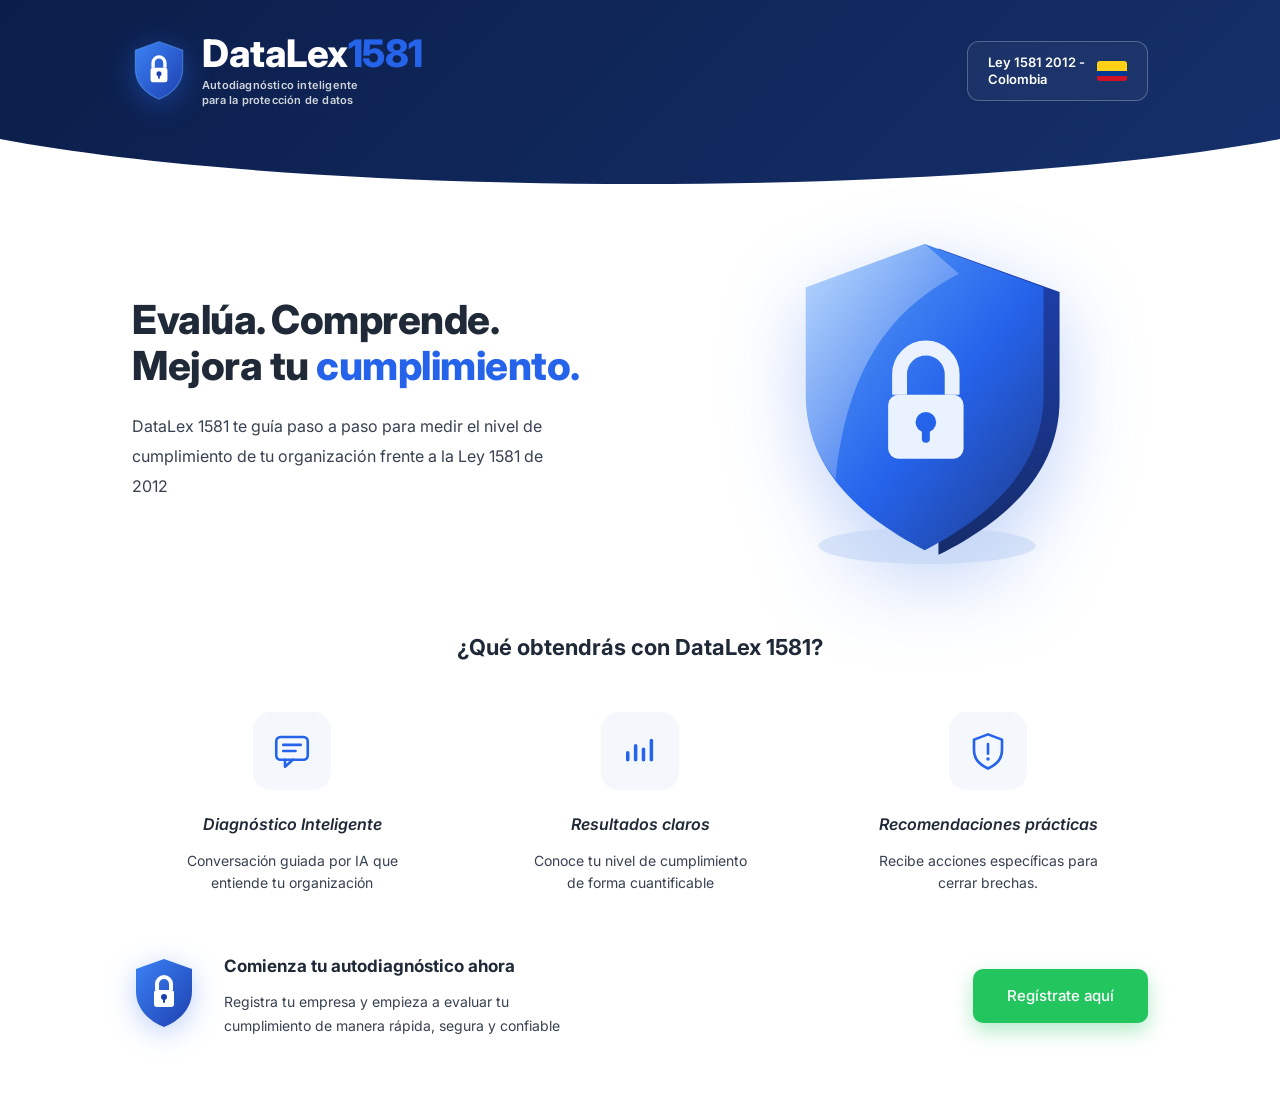
<file: index.html>
<!DOCTYPE html>
<html lang="es">
<head>
  <meta charset="UTF-8" />
  <meta name="viewport" content="width=device-width, initial-scale=1.0" />
  <title>DataLex 1581 — Autodiagnóstico inteligente para la protección de datos</title>
  <link rel="preconnect" href="https://fonts.googleapis.com" />
  <link rel="preconnect" href="https://fonts.gstatic.com" crossorigin />
  <link href="https://fonts.googleapis.com/css2?family=Inter:wght@400;500;600;700;800&display=swap" rel="stylesheet" />
  <link rel="stylesheet" href="styles.css" />
</head>
<body>

  <!-- ===================== HEADER ===================== -->
  <header class="site-header">
    <div class="header-inner">
      <a class="brand" href="#" aria-label="DataLex 1581 — inicio">
        <!-- Logo escudo con candado -->
        <svg class="brand-shield" viewBox="0 0 64 72" xmlns="http://www.w3.org/2000/svg" aria-hidden="true">
          <defs>
            <linearGradient id="logoShield" x1="0" y1="0" x2="1" y2="1">
              <stop offset="0%" stop-color="#3B82F6"/>
              <stop offset="100%" stop-color="#1E40AF"/>
            </linearGradient>
          </defs>
          <path d="M32 2 L60 12 V34 C60 52 47 64 32 70 C17 64 4 52 4 34 V12 Z" fill="url(#logoShield)"/>
          <path d="M32 2 L60 12 V34 C60 52 47 64 32 70 C17 64 4 52 4 34 V12 Z" fill="none" stroke="#60A5FA" stroke-width="1.5" opacity=".5"/>
          <rect x="22" y="33" width="20" height="17" rx="3" fill="#fff"/>
          <path d="M25 33 V27 a7 7 0 0 1 14 0 V33" fill="none" stroke="#fff" stroke-width="4"/>
          <circle cx="32" cy="40" r="3" fill="#1E40AF"/>
          <rect x="31" y="40" width="2" height="6" rx="1" fill="#1E40AF"/>
        </svg>

        <span class="brand-text">
          <span class="brand-name"><span class="brand-name-dark">DataLex</span><span class="brand-name-accent">1581</span></span>
          <span class="brand-tagline">Autodiagnóstico inteligente<br />para la protección de datos</span>
        </span>
      </a>

      <div class="law-badge">
        <span>Ley 1581 2012 -<br />Colombia</span>
        <!-- Bandera de Colombia -->
        <svg class="flag" viewBox="0 0 30 20" xmlns="http://www.w3.org/2000/svg" aria-label="Bandera de Colombia">
          <rect width="30" height="10" fill="#FCD116"/>
          <rect y="10" width="30" height="5" fill="#003893"/>
          <rect y="15" width="30" height="5" fill="#CE1126"/>
        </svg>
      </div>
    </div>

    <!-- Onda inferior que conecta con el fondo blanco -->
    <svg class="header-wave" viewBox="0 0 1440 120" preserveAspectRatio="none" xmlns="http://www.w3.org/2000/svg" aria-hidden="true">
      <path d="M0,40 C360,120 1080,120 1440,40 L1440,120 L0,120 Z" fill="#FFFFFF"/>
    </svg>
  </header>

  <main>
    <!-- ===================== HERO ===================== -->
    <section class="hero">
      <div class="hero-copy">
        <h1 class="hero-title">
          Evalúa. Comprende.<br />
          Mejora tu <span class="accent">cumplimiento.</span>
        </h1>
        <p class="hero-text">
          DataLex 1581 te guía paso a paso para medir el
          nivel de cumplimiento de tu organización frente
          a la Ley 1581 de 2012
        </p>
      </div>

      <div class="hero-art" aria-hidden="true">
        <!-- Escudo 3D principal -->
        <svg class="hero-shield" viewBox="0 0 280 300" xmlns="http://www.w3.org/2000/svg">
          <defs>
            <linearGradient id="heroFace" x1="0" y1="0" x2="1" y2="1">
              <stop offset="0%" stop-color="#60A5FA"/>
              <stop offset="55%" stop-color="#2563EB"/>
              <stop offset="100%" stop-color="#1E3A8A"/>
            </linearGradient>
            <linearGradient id="heroSide" x1="0" y1="0" x2="0" y2="1">
              <stop offset="0%" stop-color="#1E40AF"/>
              <stop offset="100%" stop-color="#152C6B"/>
            </linearGradient>
            <linearGradient id="heroGloss" x1="0" y1="0" x2="1" y2="1">
              <stop offset="0%" stop-color="#fff" stop-opacity=".55"/>
              <stop offset="100%" stop-color="#fff" stop-opacity="0"/>
            </linearGradient>
            <ellipse id="shadow" />
          </defs>

          <!-- Sombra base -->
          <ellipse cx="140" cy="278" rx="95" ry="16" fill="#BFD4F5" opacity=".55"/>

          <!-- Cara lateral (profundidad 3D) -->
          <path d="M150 18 L256 56 V150 C256 214 210 256 150 286 Z" fill="url(#heroSide)"/>
          <!-- Cara frontal -->
          <path d="M138 14 L34 52 V146 C34 210 80 252 138 282 C196 252 242 210 242 146 V52 Z" fill="url(#heroFace)"/>
          <!-- Brillo superior -->
          <path d="M138 14 L34 52 V146 C34 176 44 200 60 220 C70 120 110 70 168 40 Z" fill="url(#heroGloss)"/>

          <!-- Candado -->
          <rect x="106" y="146" width="66" height="56" rx="9" fill="#EAF2FF"/>
          <path d="M116 146 V128 a23 23 0 0 1 46 0 V146" fill="none" stroke="#EAF2FF" stroke-width="13"/>
          <circle cx="139" cy="170" r="9" fill="#2563EB"/>
          <rect x="135.5" y="170" width="7" height="18" rx="3.5" fill="#2563EB"/>
        </svg>
      </div>
    </section>

    <!-- ===================== BENEFICIOS ===================== -->
    <section class="benefits">
      <h2 class="benefits-title">¿Qué obtendrás con DataLex 1581?</h2>

      <div class="benefits-grid">
        <article class="benefit">
          <div class="benefit-icon">
            <svg viewBox="0 0 48 48" xmlns="http://www.w3.org/2000/svg" aria-hidden="true">
              <rect x="6" y="8" width="36" height="26" rx="5" fill="none" stroke="#2563EB" stroke-width="3"/>
              <path d="M16 34 L16 42 L25 34" fill="none" stroke="#2563EB" stroke-width="3" stroke-linejoin="round" stroke-linecap="round"/>
              <line x1="14" y1="17" x2="34" y2="17" stroke="#2563EB" stroke-width="3" stroke-linecap="round"/>
              <line x1="14" y1="24" x2="28" y2="24" stroke="#2563EB" stroke-width="3" stroke-linecap="round"/>
            </svg>
          </div>
          <h3 class="benefit-name">Diagnóstico Inteligente</h3>
          <p class="benefit-text">Conversación guiada por IA que entiende tu organización</p>
        </article>

        <article class="benefit">
          <div class="benefit-icon">
            <svg viewBox="0 0 48 48" xmlns="http://www.w3.org/2000/svg" aria-hidden="true">
              <line x1="10" y1="34" x2="10" y2="26" stroke="#2563EB" stroke-width="4" stroke-linecap="round"/>
              <line x1="19" y1="34" x2="19" y2="18" stroke="#2563EB" stroke-width="4" stroke-linecap="round"/>
              <line x1="28" y1="34" x2="28" y2="22" stroke="#2563EB" stroke-width="4" stroke-linecap="round"/>
              <line x1="37" y1="34" x2="37" y2="12" stroke="#2563EB" stroke-width="4" stroke-linecap="round"/>
            </svg>
          </div>
          <h3 class="benefit-name">Resultados claros</h3>
          <p class="benefit-text">Conoce tu nivel de cumplimiento de forma cuantificable</p>
        </article>

        <article class="benefit">
          <div class="benefit-icon">
            <svg viewBox="0 0 48 48" xmlns="http://www.w3.org/2000/svg" aria-hidden="true">
              <path d="M24 5 L40 11 V23 C40 33 33 40 24 44 C15 40 8 33 8 23 V11 Z" fill="none" stroke="#2563EB" stroke-width="3" stroke-linejoin="round"/>
              <line x1="24" y1="16" x2="24" y2="27" stroke="#2563EB" stroke-width="3" stroke-linecap="round"/>
              <circle cx="24" cy="33" r="2" fill="#2563EB"/>
            </svg>
          </div>
          <h3 class="benefit-name">Recomendaciones prácticas</h3>
          <p class="benefit-text">Recibe acciones específicas para cerrar brechas.</p>
        </article>
      </div>
    </section>

    <!-- ===================== CTA ===================== -->
    <section class="cta">
      <div class="cta-shield" aria-hidden="true">
        <svg viewBox="0 0 64 72" xmlns="http://www.w3.org/2000/svg">
          <defs>
            <linearGradient id="ctaShield" x1="0" y1="0" x2="1" y2="1">
              <stop offset="0%" stop-color="#3B82F6"/>
              <stop offset="100%" stop-color="#1E40AF"/>
            </linearGradient>
          </defs>
          <path d="M32 2 L60 12 V34 C60 52 47 64 32 70 C17 64 4 52 4 34 V12 Z" fill="url(#ctaShield)"/>
          <rect x="22" y="33" width="20" height="17" rx="3" fill="#fff"/>
          <path d="M25 33 V27 a7 7 0 0 1 14 0 V33" fill="none" stroke="#fff" stroke-width="4"/>
          <circle cx="32" cy="40" r="3" fill="#1E40AF"/>
          <rect x="31" y="40" width="2" height="6" rx="1" fill="#1E40AF"/>
        </svg>
      </div>

      <div class="cta-copy">
        <h3 class="cta-title">Comienza tu autodiagnóstico ahora</h3>
        <p class="cta-text">
          Registra tu empresa y empieza a evaluar
          tu cumplimiento de manera rápida,
          segura y confiable
        </p>
      </div>

      <a class="btn-primary" href="login.html">Regístrate aquí</a>
    </section>
  </main>

</body>
</html>
</file>
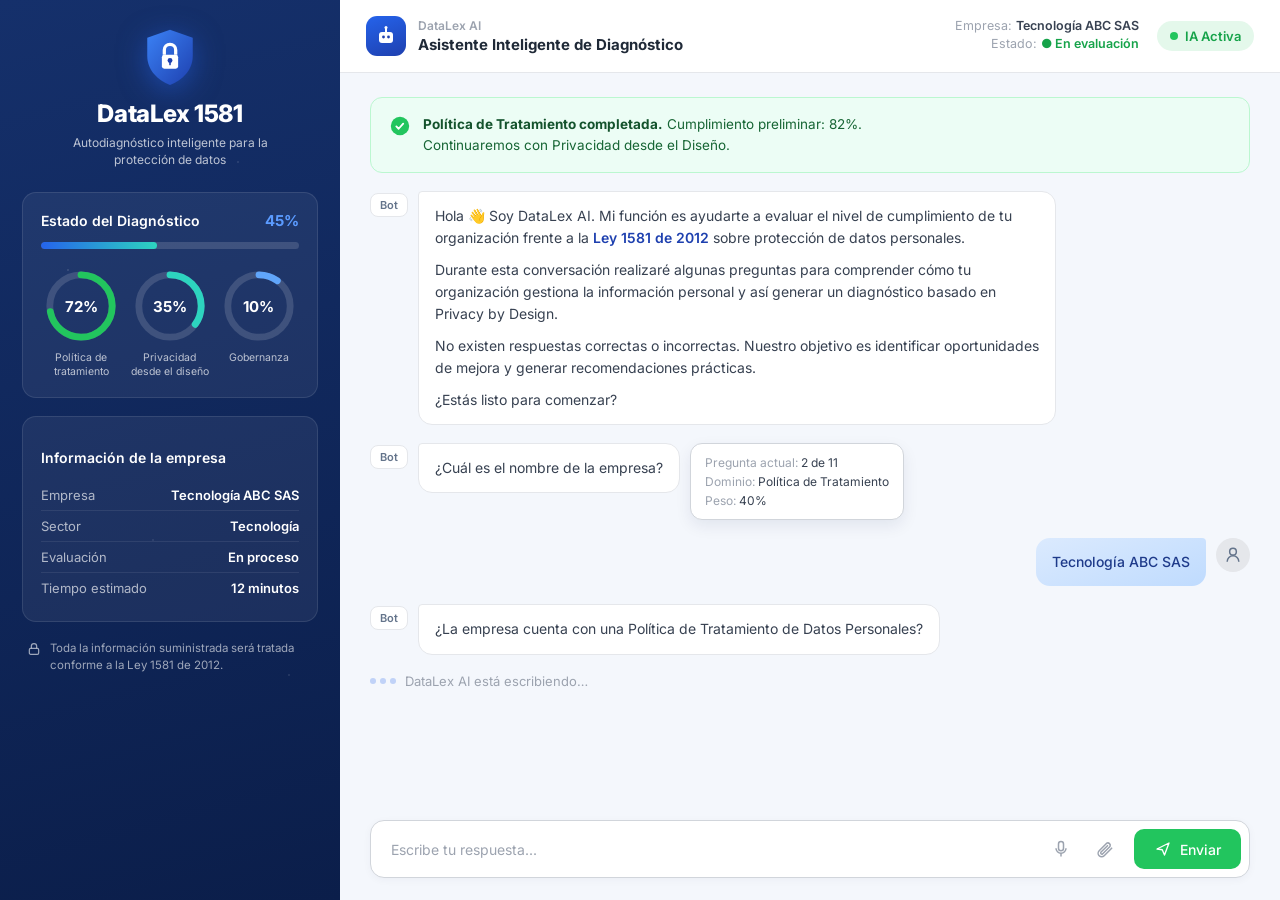
<file: diagnostico.html>
<!DOCTYPE html>
<html lang="es">
<head>
  <meta charset="UTF-8" />
  <meta name="viewport" content="width=device-width, initial-scale=1.0" />
  <title>Diagnóstico — DataLex 1581</title>
  <link rel="preconnect" href="https://fonts.googleapis.com" />
  <link rel="preconnect" href="https://fonts.gstatic.com" crossorigin />
  <link href="https://fonts.googleapis.com/css2?family=Inter:wght@400;500;600;700;800&display=swap" rel="stylesheet" />
  <link rel="stylesheet" href="diagnostico.css" />
</head>
<body>

  <div class="app">

    <!-- ============ SIDEBAR ============ -->
    <aside class="sidebar">
      <a class="side-logo" href="index.html" aria-label="DataLex 1581 — inicio">
        <svg class="side-shield" viewBox="0 0 64 72" xmlns="http://www.w3.org/2000/svg" aria-hidden="true">
          <defs>
            <linearGradient id="logoShield" x1="0" y1="0" x2="1" y2="1">
              <stop offset="0%" stop-color="#3B82F6"/>
              <stop offset="100%" stop-color="#1E40AF"/>
            </linearGradient>
          </defs>
          <path d="M32 2 L60 12 V34 C60 52 47 64 32 70 C17 64 4 52 4 34 V12 Z" fill="url(#logoShield)"/>
          <rect x="22" y="33" width="20" height="17" rx="3" fill="#fff"/>
          <path d="M25 33 V27 a7 7 0 0 1 14 0 V33" fill="none" stroke="#fff" stroke-width="4"/>
          <circle cx="32" cy="40" r="3" fill="#1E40AF"/>
          <rect x="31" y="40" width="2" height="6" rx="1" fill="#1E40AF"/>
        </svg>
        <span class="side-name">DataLex 1581</span>
        <span class="side-tagline">Autodiagnóstico inteligente para la<br />protección de datos</span>
      </a>

      <!-- Estado del diagnóstico -->
      <div class="card">
        <div class="card-head">
          <span class="card-title">Estado del Diagnóstico</span>
          <span class="card-pct">45%</span>
        </div>
        <div class="progress"><span style="width:45%"></span></div>

        <div class="rings">
          <div class="ring">
            <svg viewBox="0 0 80 80" xmlns="http://www.w3.org/2000/svg" aria-hidden="true">
              <circle cx="40" cy="40" r="32" fill="none" stroke="rgba(255,255,255,.14)" stroke-width="7"/>
              <circle cx="40" cy="40" r="32" fill="none" stroke="#22C55E" stroke-width="7" stroke-linecap="round"
                      stroke-dasharray="144.7 201" transform="rotate(-90 40 40)"/>
            </svg>
            <span class="ring-pct">72%</span>
          </div>
          <div class="ring">
            <svg viewBox="0 0 80 80" xmlns="http://www.w3.org/2000/svg" aria-hidden="true">
              <circle cx="40" cy="40" r="32" fill="none" stroke="rgba(255,255,255,.14)" stroke-width="7"/>
              <circle cx="40" cy="40" r="32" fill="none" stroke="#2DD4BF" stroke-width="7" stroke-linecap="round"
                      stroke-dasharray="70.3 201" transform="rotate(-90 40 40)"/>
            </svg>
            <span class="ring-pct">35%</span>
          </div>
          <div class="ring">
            <svg viewBox="0 0 80 80" xmlns="http://www.w3.org/2000/svg" aria-hidden="true">
              <circle cx="40" cy="40" r="32" fill="none" stroke="rgba(255,255,255,.14)" stroke-width="7"/>
              <circle cx="40" cy="40" r="32" fill="none" stroke="#60A5FA" stroke-width="7" stroke-linecap="round"
                      stroke-dasharray="20.1 201" transform="rotate(-90 40 40)"/>
            </svg>
            <span class="ring-pct">10%</span>
          </div>
        </div>
        <div class="ring-labels">
          <span>Política de tratamiento</span>
          <span>Privacidad desde el diseño</span>
          <span>Gobernanza</span>
        </div>
      </div>

      <!-- Información de la empresa -->
      <div class="card">
        <h3 class="card-title">Información de la empresa</h3>
        <dl class="info">
          <div><dt>Empresa</dt><dd>Tecnología ABC SAS</dd></div>
          <div><dt>Sector</dt><dd>Tecnología</dd></div>
          <div><dt>Evaluación</dt><dd>En proceso</dd></div>
          <div><dt>Tiempo estimado</dt><dd>12 minutos</dd></div>
        </dl>
      </div>

      <p class="side-legal">
        <svg viewBox="0 0 24 24" xmlns="http://www.w3.org/2000/svg" aria-hidden="true">
          <rect x="5" y="11" width="14" height="9" rx="2" fill="none" stroke="currentColor" stroke-width="1.8"/>
          <path d="M8 11 V8 a4 4 0 0 1 8 0 V11" fill="none" stroke="currentColor" stroke-width="1.8"/>
        </svg>
        Toda la información suministrada será tratada conforme a la Ley 1581 de 2012.
      </p>
    </aside>

    <!-- ============ CHAT ============ -->
    <section class="chat">
      <!-- Encabezado -->
      <header class="chat-head">
        <div class="chat-head-left">
          <span class="bot-avatar">
            <svg viewBox="0 0 24 24" xmlns="http://www.w3.org/2000/svg" aria-hidden="true">
              <rect x="5" y="8" width="14" height="11" rx="3" fill="#fff"/>
              <circle cx="9.5" cy="13" r="1.4" fill="#1E40AF"/>
              <circle cx="14.5" cy="13" r="1.4" fill="#1E40AF"/>
              <line x1="12" y1="4" x2="12" y2="8" stroke="#fff" stroke-width="2"/>
              <circle cx="12" cy="3.5" r="1.5" fill="#fff"/>
            </svg>
          </span>
          <div>
            <p class="chat-head-name">DataLex AI</p>
            <p class="chat-head-role">Asistente Inteligente de Diagnóstico</p>
          </div>
        </div>
        <div class="chat-head-right">
          <div class="meta">
            <p><span>Empresa:</span> <strong>Tecnología ABC SAS</strong></p>
            <p><span>Estado:</span> <strong class="dot-green">● En evaluación</strong></p>
          </div>
          <span class="ia-active"><span class="pulse"></span> IA Activa</span>
        </div>
      </header>

      <!-- Hilo de mensajes -->
      <div class="thread" id="thread">

        <div class="banner">
          <svg viewBox="0 0 24 24" xmlns="http://www.w3.org/2000/svg" aria-hidden="true">
            <circle cx="12" cy="12" r="10" fill="#22C55E"/>
            <path d="M8 12.5 l2.5 2.5 l5 -5.5" fill="none" stroke="#fff" stroke-width="2" stroke-linecap="round" stroke-linejoin="round"/>
          </svg>
          <p><strong>Política de Tratamiento completada.</strong> Cumplimiento preliminar: 82%.<br />Continuaremos con Privacidad desde el Diseño.</p>
        </div>

        <!-- Bot -->
        <div class="msg msg-bot">
          <span class="msg-tag">Bot</span>
          <div class="bubble bubble-bot">
            <p>Hola 👋 Soy DataLex AI. Mi función es ayudarte a evaluar el nivel de cumplimiento de tu organización frente a la <strong>Ley 1581 de 2012</strong> sobre protección de datos personales.</p>
            <p>Durante esta conversación realizaré algunas preguntas para comprender cómo tu organización gestiona la información personal y así generar un diagnóstico basado en Privacy by Design.</p>
            <p>No existen respuestas correctas o incorrectas. Nuestro objetivo es identificar oportunidades de mejora y generar recomendaciones prácticas.</p>
            <p>¿Estás listo para comenzar?</p>
          </div>
        </div>

        <!-- Bot con tooltip -->
        <div class="msg msg-bot">
          <span class="msg-tag">Bot</span>
          <div class="bubble bubble-bot">¿Cuál es el nombre de la empresa?</div>
          <div class="tip">
            <p><span>Pregunta actual:</span> 2 de 11</p>
            <p><span>Dominio:</span> Política de Tratamiento</p>
            <p><span>Peso:</span> 40%</p>
          </div>
        </div>

        <!-- Usuario -->
        <div class="msg msg-user">
          <div class="bubble bubble-user">Tecnología ABC SAS</div>
          <span class="user-avatar">
            <svg viewBox="0 0 24 24" xmlns="http://www.w3.org/2000/svg" aria-hidden="true">
              <circle cx="12" cy="8" r="4" fill="none" stroke="#64748B" stroke-width="1.8"/>
              <path d="M5 20 a7 7 0 0 1 14 0" fill="none" stroke="#64748B" stroke-width="1.8"/>
            </svg>
          </span>
        </div>

        <!-- Bot -->
        <div class="msg msg-bot">
          <span class="msg-tag">Bot</span>
          <div class="bubble bubble-bot">¿La empresa cuenta con una Política de Tratamiento de Datos Personales?</div>
        </div>

        <!-- Escribiendo -->
        <div class="typing">
          <span class="dots"><i></i><i></i><i></i></span>
          DataLex AI está escribiendo…
        </div>
      </div>

      <!-- Entrada -->
      <div class="composer">
        <div class="composer-box">
          <input id="answer" type="text" placeholder="Escribe tu respuesta..." />
          <button class="icon-btn" type="button" aria-label="Dictar por voz">
            <svg viewBox="0 0 24 24" xmlns="http://www.w3.org/2000/svg" aria-hidden="true">
              <rect x="9" y="3" width="6" height="11" rx="3" fill="none" stroke="currentColor" stroke-width="1.8"/>
              <path d="M6 11 a6 6 0 0 0 12 0" fill="none" stroke="currentColor" stroke-width="1.8"/>
              <line x1="12" y1="17" x2="12" y2="21" stroke="currentColor" stroke-width="1.8"/>
            </svg>
          </button>
          <button class="icon-btn" type="button" aria-label="Adjuntar archivo">
            <svg viewBox="0 0 24 24" xmlns="http://www.w3.org/2000/svg" aria-hidden="true">
              <path d="M20 11 L11 20 a4 4 0 0 1 -6 -6 l9 -9 a3 3 0 0 1 4 4 l-9 9 a1.5 1.5 0 0 1 -2 -2 l8 -8" fill="none" stroke="currentColor" stroke-width="1.8" stroke-linecap="round" stroke-linejoin="round"/>
            </svg>
          </button>
          <button class="send-btn" type="button" id="send">
            <svg viewBox="0 0 24 24" xmlns="http://www.w3.org/2000/svg" aria-hidden="true">
              <path d="M4 12 L20 4 L14 20 L11 13 Z" fill="none" stroke="#fff" stroke-width="1.8" stroke-linejoin="round"/>
            </svg>
            Enviar
          </button>
        </div>
      </div>
    </section>
  </div>

  <script>
    // Si viene el nombre de empresa desde el registro, se carga aquí
    (function () {
      const empresa = (new URLSearchParams(location.search).get('empresa') || '').trim();
      if (empresa) {
        const info = document.querySelector('.info dd'); if (info) info.textContent = empresa;
        const meta = document.querySelector('.meta strong'); if (meta) meta.textContent = empresa;
        const ub = document.querySelector('.bubble-user'); if (ub) ub.textContent = empresa;
      }
    })();

    // Enviar respuesta: agrega una burbuja de usuario (mock interactivo)
    const input = document.getElementById('answer');
    const thread = document.getElementById('thread');
    const typing = document.querySelector('.typing');

    function send() {
      const text = input.value.trim();
      if (!text) return;
      const msg = document.createElement('div');
      msg.className = 'msg msg-user';
      msg.innerHTML = `<div class="bubble bubble-user"></div>
        <span class="user-avatar"><svg viewBox="0 0 24 24" xmlns="http://www.w3.org/2000/svg">
        <circle cx="12" cy="8" r="4" fill="none" stroke="#64748B" stroke-width="1.8"/>
        <path d="M5 20 a7 7 0 0 1 14 0" fill="none" stroke="#64748B" stroke-width="1.8"/></svg></span>`;
      msg.querySelector('.bubble-user').textContent = text;
      thread.insertBefore(msg, typing);
      input.value = '';
      thread.scrollTop = thread.scrollHeight;
    }

    document.getElementById('send').addEventListener('click', send);
    input.addEventListener('keydown', e => { if (e.key === 'Enter') send(); });
  </script>

</body>
</html>
</file>
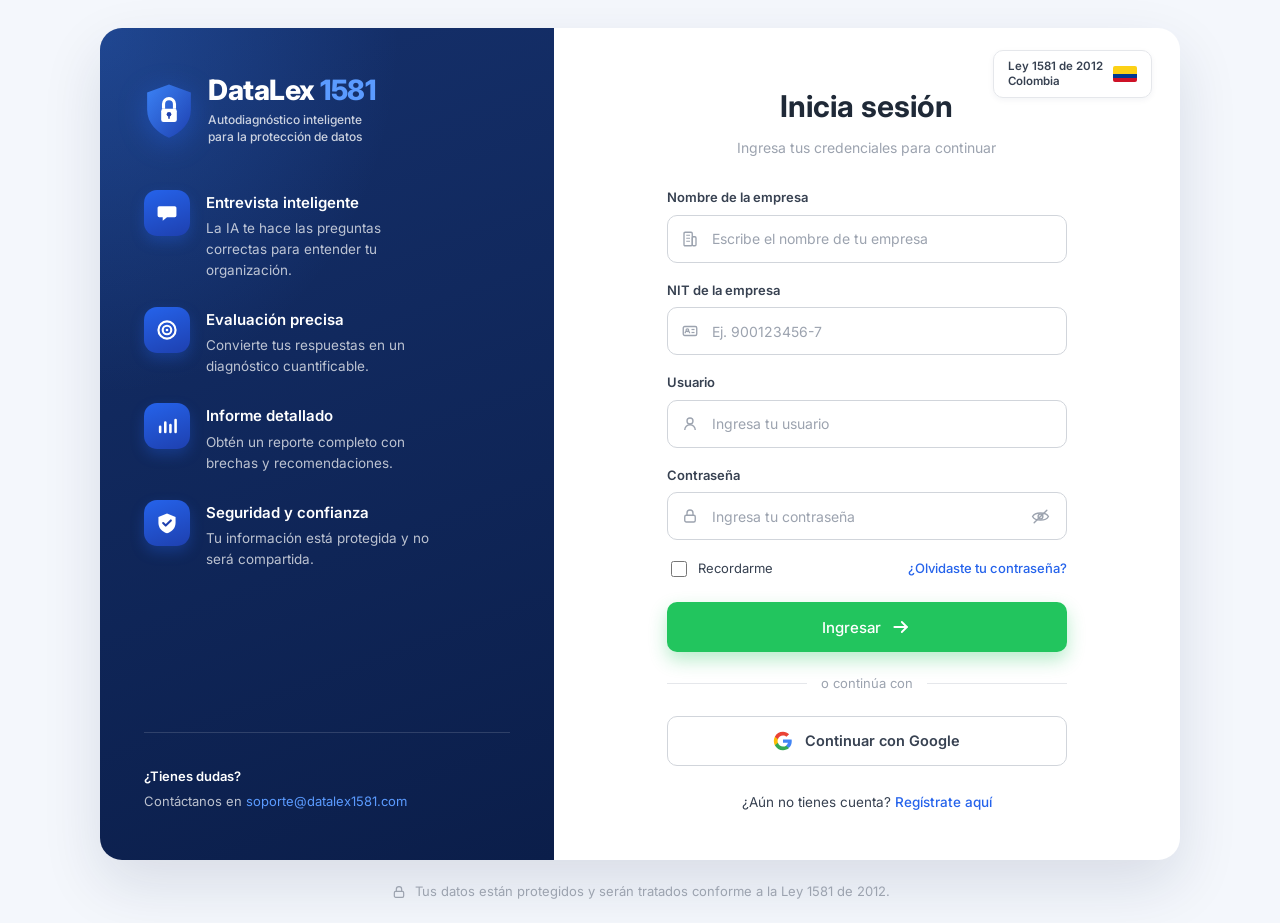
<file: login.html>
<!DOCTYPE html>
<html lang="es">
<head>
  <meta charset="UTF-8" />
  <meta name="viewport" content="width=device-width, initial-scale=1.0" />
  <title>Inicia sesión — DataLex 1581</title>
  <link rel="preconnect" href="https://fonts.googleapis.com" />
  <link rel="preconnect" href="https://fonts.gstatic.com" crossorigin />
  <link href="https://fonts.googleapis.com/css2?family=Inter:wght@400;500;600;700;800&display=swap" rel="stylesheet" />
  <link rel="stylesheet" href="login.css" />
</head>
<body>

  <div class="auth-shell">
    <div class="auth-card">

      <!-- ============ PANEL IZQUIERDO (marca) ============ -->
      <aside class="auth-aside">
        <a class="aside-brand" href="index.html" aria-label="DataLex 1581 — inicio">
          <svg class="aside-shield" viewBox="0 0 64 72" xmlns="http://www.w3.org/2000/svg" aria-hidden="true">
            <defs>
              <linearGradient id="logoShield" x1="0" y1="0" x2="1" y2="1">
                <stop offset="0%" stop-color="#3B82F6"/>
                <stop offset="100%" stop-color="#1E40AF"/>
              </linearGradient>
            </defs>
            <path d="M32 2 L60 12 V34 C60 52 47 64 32 70 C17 64 4 52 4 34 V12 Z" fill="url(#logoShield)"/>
            <rect x="22" y="33" width="20" height="17" rx="3" fill="#fff"/>
            <path d="M25 33 V27 a7 7 0 0 1 14 0 V33" fill="none" stroke="#fff" stroke-width="4"/>
            <circle cx="32" cy="40" r="3" fill="#1E40AF"/>
            <rect x="31" y="40" width="2" height="6" rx="1" fill="#1E40AF"/>
          </svg>
          <span class="aside-brand-text">
            <span class="aside-name"><span class="aside-name-light">DataLex</span> <span class="aside-name-accent">1581</span></span>
            <span class="aside-tagline">Autodiagnóstico inteligente<br />para la protección de datos</span>
          </span>
        </a>

        <ul class="features">
          <li class="feature">
            <span class="feature-icon">
              <svg viewBox="0 0 28 28" xmlns="http://www.w3.org/2000/svg" aria-hidden="true">
                <path d="M5 6 h18 a2 2 0 0 1 2 2 v9 a2 2 0 0 1 -2 2 h-9 l-5 4 v-4 h-4 a2 2 0 0 1 -2 -2 v-9 a2 2 0 0 1 2 -2 Z" fill="#fff"/>
              </svg>
            </span>
            <div>
              <h3 class="feature-title">Entrevista inteligente</h3>
              <p class="feature-text">La IA te hace las preguntas correctas para entender tu organización.</p>
            </div>
          </li>

          <li class="feature">
            <span class="feature-icon">
              <svg viewBox="0 0 28 28" xmlns="http://www.w3.org/2000/svg" aria-hidden="true">
                <circle cx="14" cy="14" r="10" fill="none" stroke="#fff" stroke-width="2.5"/>
                <circle cx="14" cy="14" r="5" fill="none" stroke="#fff" stroke-width="2.5"/>
                <circle cx="14" cy="14" r="1.6" fill="#fff"/>
              </svg>
            </span>
            <div>
              <h3 class="feature-title">Evaluación precisa</h3>
              <p class="feature-text">Convierte tus respuestas en un diagnóstico cuantificable.</p>
            </div>
          </li>

          <li class="feature">
            <span class="feature-icon">
              <svg viewBox="0 0 28 28" xmlns="http://www.w3.org/2000/svg" aria-hidden="true">
                <line x1="6" y1="21" x2="6" y2="15" stroke="#fff" stroke-width="3" stroke-linecap="round"/>
                <line x1="12" y1="21" x2="12" y2="10" stroke="#fff" stroke-width="3" stroke-linecap="round"/>
                <line x1="18" y1="21" x2="18" y2="13" stroke="#fff" stroke-width="3" stroke-linecap="round"/>
                <line x1="24" y1="21" x2="24" y2="7" stroke="#fff" stroke-width="3" stroke-linecap="round"/>
              </svg>
            </span>
            <div>
              <h3 class="feature-title">Informe detallado</h3>
              <p class="feature-text">Obtén un reporte completo con brechas y recomendaciones.</p>
            </div>
          </li>

          <li class="feature">
            <span class="feature-icon">
              <svg viewBox="0 0 28 28" xmlns="http://www.w3.org/2000/svg" aria-hidden="true">
                <path d="M14 3 L24 7 V14 C24 20 19.5 24.5 14 26 C8.5 24.5 4 20 4 14 V7 Z" fill="#fff"/>
                <path d="M9.5 14 l3 3 l6 -6" fill="none" stroke="#1E40AF" stroke-width="2.4" stroke-linecap="round" stroke-linejoin="round"/>
              </svg>
            </span>
            <div>
              <h3 class="feature-title">Seguridad y confianza</h3>
              <p class="feature-text">Tu información está protegida y no será compartida.</p>
            </div>
          </li>
        </ul>

        <div class="aside-help">
          <p class="aside-help-title">¿Tienes dudas?</p>
          <p class="aside-help-text">Contáctanos en <a href="mailto:soporte@datalex1581.com">soporte@datalex1581.com</a></p>
        </div>
      </aside>

      <!-- ============ PANEL DERECHO (formulario) ============ -->
      <section class="auth-main">
        <div class="law-badge">
          <span>Ley 1581 de 2012<br />Colombia</span>
          <svg class="flag" viewBox="0 0 30 20" xmlns="http://www.w3.org/2000/svg" aria-label="Bandera de Colombia">
            <rect width="30" height="10" fill="#FCD116"/>
            <rect y="10" width="30" height="5" fill="#003893"/>
            <rect y="15" width="30" height="5" fill="#CE1126"/>
          </svg>
        </div>

        <form class="login-form" action="diagnostico.html" novalidate>
          <h1 class="form-title">Inicia sesión</h1>
          <p class="form-subtitle">Ingresa tus credenciales para continuar</p>

          <!-- Nombre de la empresa -->
          <label class="field-label" for="empresa">Nombre de la empresa</label>
          <div class="field">
            <svg class="field-icon" viewBox="0 0 24 24" xmlns="http://www.w3.org/2000/svg" aria-hidden="true">
              <rect x="4" y="3" width="11" height="18" rx="1.5" fill="none" stroke="currentColor" stroke-width="1.8"/>
              <rect x="15" y="9" width="5" height="12" rx="1.5" fill="none" stroke="currentColor" stroke-width="1.8"/>
              <line x1="7" y1="7" x2="12" y2="7" stroke="currentColor" stroke-width="1.6"/>
              <line x1="7" y1="11" x2="12" y2="11" stroke="currentColor" stroke-width="1.6"/>
              <line x1="7" y1="15" x2="12" y2="15" stroke="currentColor" stroke-width="1.6"/>
            </svg>
            <input id="empresa" type="text" placeholder="Escribe el nombre de tu empresa" autocomplete="organization" />
          </div>

          <!-- NIT -->
          <label class="field-label" for="nit">NIT de la empresa</label>
          <div class="field">
            <svg class="field-icon" viewBox="0 0 24 24" xmlns="http://www.w3.org/2000/svg" aria-hidden="true">
              <rect x="3" y="6" width="18" height="12" rx="2" fill="none" stroke="currentColor" stroke-width="1.8"/>
              <circle cx="8.5" cy="11" r="1.8" fill="none" stroke="currentColor" stroke-width="1.6"/>
              <path d="M5.5 15 a3 3 0 0 1 6 0" fill="none" stroke="currentColor" stroke-width="1.6"/>
              <line x1="14" y1="10" x2="18" y2="10" stroke="currentColor" stroke-width="1.6"/>
              <line x1="14" y1="14" x2="18" y2="14" stroke="currentColor" stroke-width="1.6"/>
            </svg>
            <input id="nit" type="text" placeholder="Ej. 900123456-7" inputmode="numeric" />
          </div>

          <!-- Usuario -->
          <label class="field-label" for="usuario">Usuario</label>
          <div class="field">
            <svg class="field-icon" viewBox="0 0 24 24" xmlns="http://www.w3.org/2000/svg" aria-hidden="true">
              <circle cx="12" cy="8" r="4" fill="none" stroke="currentColor" stroke-width="1.8"/>
              <path d="M5 20 a7 7 0 0 1 14 0" fill="none" stroke="currentColor" stroke-width="1.8"/>
            </svg>
            <input id="usuario" type="text" placeholder="Ingresa tu usuario" autocomplete="username" />
          </div>

          <!-- Contraseña -->
          <label class="field-label" for="password">Contraseña</label>
          <div class="field">
            <svg class="field-icon" viewBox="0 0 24 24" xmlns="http://www.w3.org/2000/svg" aria-hidden="true">
              <rect x="5" y="11" width="14" height="9" rx="2" fill="none" stroke="currentColor" stroke-width="1.8"/>
              <path d="M8 11 V8 a4 4 0 0 1 8 0 V11" fill="none" stroke="currentColor" stroke-width="1.8"/>
            </svg>
            <input id="password" type="password" placeholder="Ingresa tu contraseña" autocomplete="current-password" />
            <button type="button" class="toggle-pass" aria-label="Mostrar contraseña">
              <svg class="eye" viewBox="0 0 24 24" xmlns="http://www.w3.org/2000/svg" aria-hidden="true">
                <path d="M2 12 C5 6 19 6 22 12 C19 18 5 18 2 12 Z" fill="none" stroke="currentColor" stroke-width="1.8"/>
                <circle cx="12" cy="12" r="3" fill="none" stroke="currentColor" stroke-width="1.8"/>
                <line class="eye-slash" x1="4" y1="20" x2="20" y2="4" stroke="currentColor" stroke-width="1.8" stroke-linecap="round"/>
              </svg>
            </button>
          </div>

          <!-- Opciones -->
          <div class="form-options">
            <label class="remember">
              <input type="checkbox" />
              <span>Recordarme</span>
            </label>
            <a class="link" href="#">¿Olvidaste tu contraseña?</a>
          </div>

          <!-- Botón principal -->
          <button type="submit" class="btn-login">
            Ingresar
            <svg viewBox="0 0 24 24" xmlns="http://www.w3.org/2000/svg" aria-hidden="true">
              <line x1="4" y1="12" x2="19" y2="12" stroke="#fff" stroke-width="2.2" stroke-linecap="round"/>
              <path d="M13 6 L19 12 L13 18" fill="none" stroke="#fff" stroke-width="2.2" stroke-linecap="round" stroke-linejoin="round"/>
            </svg>
          </button>

          <!-- Divisor -->
          <div class="divider"><span>o continúa con</span></div>

          <!-- Google -->
          <button type="button" class="btn-google">
            <svg viewBox="0 0 24 24" xmlns="http://www.w3.org/2000/svg" aria-hidden="true">
              <path fill="#4285F4" d="M22.5 12.2c0-.7-.06-1.4-.18-2.05H12v3.9h5.9a5 5 0 0 1-2.18 3.3v2.74h3.52c2.06-1.9 3.26-4.7 3.26-7.89Z"/>
              <path fill="#34A853" d="M12 23c2.94 0 5.41-.97 7.22-2.64l-3.52-2.74c-.98.66-2.23 1.05-3.7 1.05-2.85 0-5.26-1.92-6.12-4.5H2.24v2.83A11 11 0 0 0 12 23Z"/>
              <path fill="#FBBC05" d="M5.88 14.17a6.6 6.6 0 0 1 0-4.34V7H2.24a11 11 0 0 0 0 9.99l3.64-2.82Z"/>
              <path fill="#EA4335" d="M12 5.38c1.6 0 3.04.55 4.18 1.63l3.12-3.12C17.4 2.1 14.94 1 12 1A11 11 0 0 0 2.24 7l3.64 2.83C6.74 7.3 9.15 5.38 12 5.38Z"/>
            </svg>
            Continuar con Google
          </button>

          <p class="signup">¿Aún no tienes cuenta? <a class="link" href="#">Regístrate aquí</a></p>
        </form>
      </section>

    </div>

    <!-- ============ PIE ============ -->
    <footer class="auth-footer">
      <svg viewBox="0 0 24 24" xmlns="http://www.w3.org/2000/svg" aria-hidden="true">
        <rect x="5" y="11" width="14" height="9" rx="2" fill="none" stroke="currentColor" stroke-width="1.8"/>
        <path d="M8 11 V8 a4 4 0 0 1 8 0 V11" fill="none" stroke="currentColor" stroke-width="1.8"/>
      </svg>
      Tus datos están protegidos y serán tratados conforme a la Ley 1581 de 2012.
    </footer>
  </div>

  <script>
    // Mostrar / ocultar contraseña
    const toggle = document.querySelector('.toggle-pass');
    const pass = document.getElementById('password');
    toggle.addEventListener('click', () => {
      const show = pass.type === 'password';
      pass.type = show ? 'text' : 'password';
      toggle.classList.toggle('is-on', show);
      toggle.setAttribute('aria-label', show ? 'Ocultar contraseña' : 'Mostrar contraseña');
    });
    // Al completar el formulario e "Ingresar", ir al panel de diagnóstico
    document.querySelector('.login-form').addEventListener('submit', (e) => {
      e.preventDefault();
      const empresa = (document.getElementById('empresa').value || '').trim();
      const q = empresa ? ('?empresa=' + encodeURIComponent(empresa)) : '';
      window.location.href = 'diagnostico.html' + q;
    });
  </script>

</body>
</html>
</file>
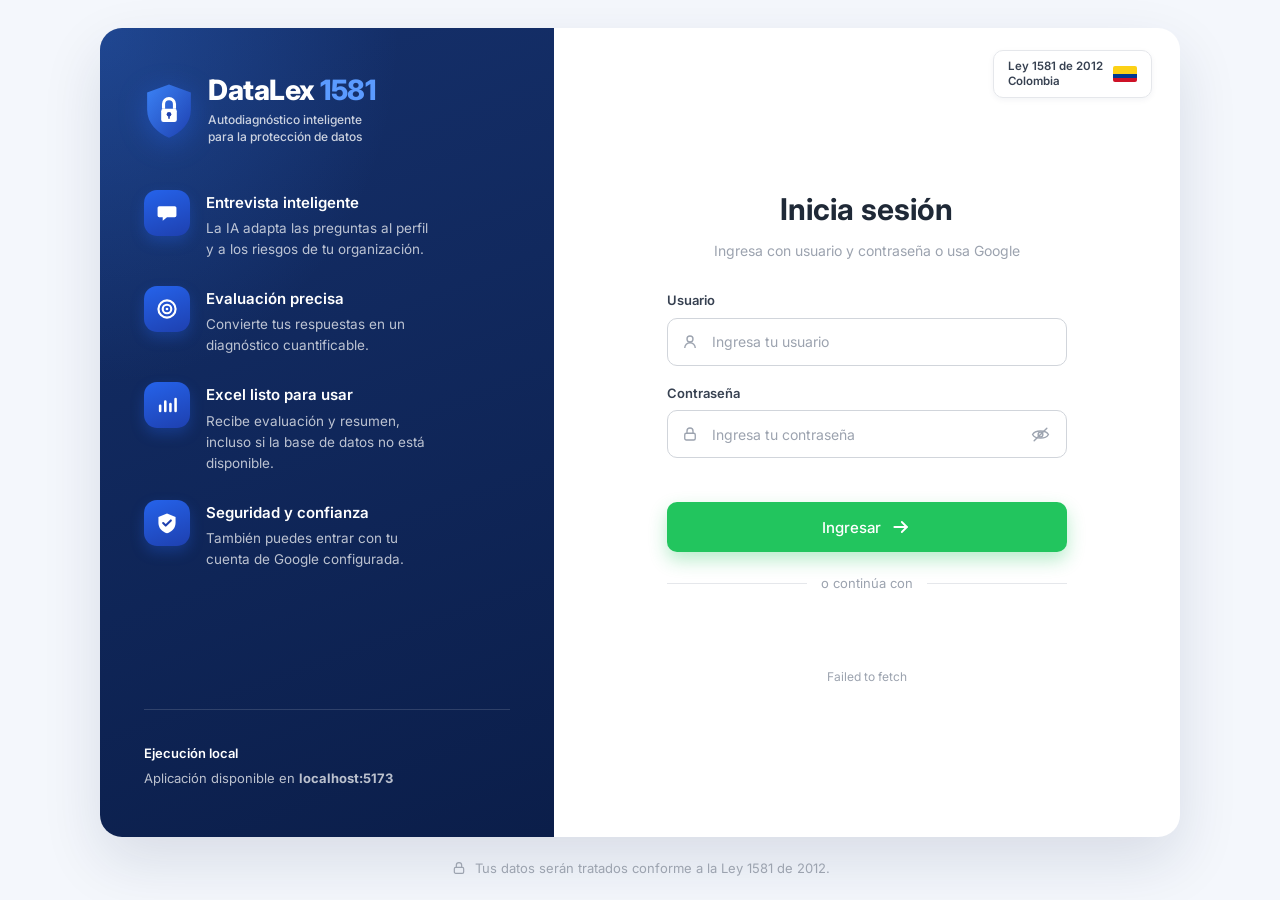
<file: frontend/diagnostico.html>
<!DOCTYPE html>
<html lang="es">
<head>
  <meta charset="UTF-8" />
  <meta name="viewport" content="width=device-width, initial-scale=1.0" />
  <title>Diagnóstico — DataLex 1581</title>
  <link rel="preconnect" href="https://fonts.googleapis.com" />
  <link rel="preconnect" href="https://fonts.gstatic.com" crossorigin />
  <link href="https://fonts.googleapis.com/css2?family=Inter:wght@400;500;600;700;800&display=swap" rel="stylesheet" />
  <link rel="stylesheet" href="diagnostico.css" />
</head>
<body>
  <div class="app">
    <aside class="sidebar">
      <a class="side-logo" href="index.html" aria-label="DataLex 1581 — inicio">
        <svg class="side-shield" viewBox="0 0 64 72" xmlns="http://www.w3.org/2000/svg" aria-hidden="true">
          <defs>
            <linearGradient id="logoShield" x1="0" y1="0" x2="1" y2="1">
              <stop offset="0%" stop-color="#3B82F6"/>
              <stop offset="100%" stop-color="#1E40AF"/>
            </linearGradient>
          </defs>
          <path d="M32 2 L60 12 V34 C60 52 47 64 32 70 C17 64 4 52 4 34 V12 Z" fill="url(#logoShield)"/>
          <rect x="22" y="33" width="20" height="17" rx="3" fill="#fff"/>
          <path d="M25 33 V27 a7 7 0 0 1 14 0 V33" fill="none" stroke="#fff" stroke-width="4"/>
          <circle cx="32" cy="40" r="3" fill="#1E40AF"/>
        </svg>
        <span class="side-name">DataLex 1581</span>
        <span class="side-tagline">Autodiagnóstico inteligente para la<br />protección de datos</span>
      </a>

      <div class="card">
        <div class="card-head">
          <span class="card-title">Estado del diagnóstico</span>
          <span class="card-pct" id="progress-label">0%</span>
        </div>
        <div class="progress"><span id="progress-bar" style="width:0%"></span></div>
        <dl class="info progress-info">
          <div><dt>Pregunta</dt><dd id="question-progress">Sin iniciar</dd></div>
          <div><dt>Dominio</dt><dd id="current-domain">—</dd></div>
          <div><dt>Estado</dt><dd id="audit-state">Configuración</dd></div>
        </dl>
      </div>

      <div class="card">
        <h3 class="card-title">Información de la empresa</h3>
        <dl class="info">
          <div><dt>Empresa</dt><dd id="company-name">Pendiente</dd></div>
          <div><dt>Sector</dt><dd id="company-sector">Pendiente</dd></div>
          <div><dt>Usuario</dt><dd id="user-name">—</dd></div>
          <div><dt>Evaluación</dt><dd id="evaluation-state">Sin iniciar</dd></div>
        </dl>
      </div>

      <button type="button" class="logout-btn" id="logout">Cerrar sesión</button>
      <p class="side-legal">
        <svg viewBox="0 0 24 24" xmlns="http://www.w3.org/2000/svg" aria-hidden="true">
          <rect x="5" y="11" width="14" height="9" rx="2" fill="none" stroke="currentColor" stroke-width="1.8"/>
          <path d="M8 11 V8 a4 4 0 0 1 8 0 V11" fill="none" stroke="currentColor" stroke-width="1.8"/>
        </svg>
        La información suministrada será tratada conforme a la Ley 1581 de 2012.
      </p>
    </aside>

    <section class="chat">
      <header class="chat-head">
        <div class="chat-head-left">
          <span class="bot-avatar">
            <svg viewBox="0 0 24 24" xmlns="http://www.w3.org/2000/svg" aria-hidden="true">
              <rect x="5" y="8" width="14" height="11" rx="3" fill="#fff"/>
              <circle cx="9.5" cy="13" r="1.4" fill="#1E40AF"/>
              <circle cx="14.5" cy="13" r="1.4" fill="#1E40AF"/>
              <line x1="12" y1="4" x2="12" y2="8" stroke="#fff" stroke-width="2"/>
              <circle cx="12" cy="3.5" r="1.5" fill="#fff"/>
            </svg>
          </span>
          <div>
            <p class="chat-head-name">DataLex AI</p>
            <p class="chat-head-role">Asistente inteligente de diagnóstico</p>
          </div>
        </div>
        <div class="chat-head-right">
          <div class="meta">
            <p><span>Empresa:</span> <strong id="header-company">Por definir</strong></p>
            <p><span>Sesión:</span> <strong class="dot-green" id="header-user">● Activa</strong></p>
          </div>
          <span class="ia-active"><span class="pulse"></span> Aplicación activa</span>
        </div>
      </header>

      <div class="thread" id="thread">
        <div class="msg msg-bot">
          <span class="msg-tag">Bot</span>
          <div class="bubble bubble-bot">
            <p>Hola. Soy DataLex AI y evaluaré el cumplimiento de tu organización frente a la <strong>Ley 1581 de 2012</strong>.</p>
            <p>Primero completa el perfil. Luego te haré una pregunta por criterio y podrás pedir aclaraciones cuando lo necesites.</p>
          </div>
        </div>

        <form class="profile-card" id="profile-form">
          <h2>Perfil de la organización</h2>
          <p>Estos datos permiten adaptar los criterios de la auditoría. No forman parte del inicio de sesión.</p>
          <div class="profile-grid">
            <label>Empresa <input id="empresa" type="text" required maxlength="200" /></label>
            <label>NIT <input id="nit" type="text" maxlength="50" placeholder="Opcional" /></label>
            <label>Sector o actividad <input id="sector" type="text" required maxlength="160" /></label>
            <label>Tamaño
              <select id="tamano" required>
                <option value="">Selecciona…</option>
                <option>Microempresa</option>
                <option>Pequeña</option>
                <option>Mediana</option>
                <option>Grande</option>
              </select>
            </label>
          </div>
          <div class="profile-checks">
            <label><input id="sensibles" type="checkbox" /> Maneja datos sensibles</label>
            <label><input id="menores" type="checkbox" /> Trata datos de menores</label>
            <label><input id="internacionales" type="checkbox" /> Hace transferencias internacionales</label>
            <label><input id="digitales" type="checkbox" /> Tiene canales digitales, app o e-commerce</label>
          </div>
          <label class="notes-label">Notas adicionales
            <textarea id="notas" rows="2" maxlength="1000" placeholder="Opcional"></textarea>
          </label>
          <p class="form-error" id="form-error" role="alert"></p>
          <button class="start-btn" id="start" type="submit">Comenzar evaluación</button>
        </form>

        <div class="typing" id="typing" hidden>
          <span class="dots"><i></i><i></i><i></i></span>
          <span id="typing-label">DataLex AI está procesando…</span>
        </div>
      </div>

      <div class="composer" id="composer" hidden>
        <div class="composer-box">
          <input id="answer" type="text" maxlength="5000" placeholder="Escribe tu respuesta o pide una aclaración…" />
          <button class="send-btn" type="button" id="send">
            <svg viewBox="0 0 24 24" xmlns="http://www.w3.org/2000/svg" aria-hidden="true">
              <path d="M4 12 L20 4 L14 20 L11 13 Z" fill="none" stroke="#fff" stroke-width="1.8" stroke-linejoin="round"/>
            </svg>
            Enviar
          </button>
        </div>
      </div>
    </section>
  </div>

  <script>
    const storageKey = 'datalex_auth';
    const apiBase = location.port === '8000' ? location.origin : 'http://localhost:8000';
    let auth;
    try { auth = JSON.parse(localStorage.getItem(storageKey)); } catch (_) { auth = null; }
    if (!auth?.token || !auth?.user) window.location.replace('login.html');

    let auditId = null;
    let requestInProgress = false;
    const thread = document.getElementById('thread');
    const typing = document.getElementById('typing');
    const composer = document.getElementById('composer');
    const answerInput = document.getElementById('answer');
    const sendButton = document.getElementById('send');

    document.getElementById('user-name').textContent = auth?.user?.name || auth?.user?.email || 'Usuario';
    document.getElementById('header-user').textContent = `● ${auth?.user?.name || 'Sesión activa'}`;

    async function api(path, options = {}) {
      const response = await fetch(`${apiBase}${path}`, {
        ...options,
        headers: {
          ...(options.body ? { 'Content-Type': 'application/json' } : {}),
          Authorization: `Bearer ${auth.token}`,
          ...(options.headers || {})
        }
      });
      if (response.status === 401) {
        localStorage.removeItem(storageKey);
        window.location.replace('login.html');
        throw new Error('La sesión venció.');
      }
      if (!response.ok) {
        const data = await response.json().catch(() => ({}));
        throw new Error(data.detail || 'No fue posible completar la operación.');
      }
      return response;
    }

    function setBusy(busy, label = 'DataLex AI está procesando…') {
      requestInProgress = busy;
      typing.hidden = !busy;
      document.getElementById('typing-label').textContent = label;
      sendButton.disabled = busy;
      answerInput.disabled = busy;
      if (busy) thread.scrollTop = thread.scrollHeight;
    }

    function appendMessage(text, type = 'bot') {
      const node = document.createElement('div');
      node.className = `msg msg-${type}`;
      if (type === 'bot') {
        node.innerHTML = '<span class="msg-tag">Bot</span><div class="bubble bubble-bot"></div>';
        node.querySelector('.bubble').textContent = text;
      } else {
        node.innerHTML = '<div class="bubble bubble-user"></div><span class="user-avatar"><svg viewBox="0 0 24 24"><circle cx="12" cy="8" r="4" fill="none" stroke="#64748B" stroke-width="1.8"/><path d="M5 20 a7 7 0 0 1 14 0" fill="none" stroke="#64748B" stroke-width="1.8"/></svg></span>';
        node.querySelector('.bubble').textContent = text;
      }
      thread.insertBefore(node, typing);
      thread.scrollTop = thread.scrollHeight;
    }

    function appendQuestion(data) {
      const node = document.createElement('div');
      node.className = 'msg msg-bot';
      node.innerHTML = '<span class="msg-tag">Bot</span><div class="bubble bubble-bot"></div><div class="tip"></div>';
      node.querySelector('.bubble').textContent = data.question;
      node.querySelector('.tip').innerHTML = `<p><span>Pregunta:</span> ${data.current} de ${data.total}</p><p><span>Dominio:</span> ${escapeHtml(data.dominio)}</p><p><span>Importancia:</span> adaptativa</p>`;
      thread.insertBefore(node, typing);
      thread.scrollTop = thread.scrollHeight;
    }

    function escapeHtml(value) {
      const div = document.createElement('div');
      div.textContent = value || '';
      return div.innerHTML;
    }

    function updateProgress(data) {
      const pct = Math.round(data.progress * 100);
      document.getElementById('progress-label').textContent = `${pct}%`;
      document.getElementById('progress-bar').style.width = `${pct}%`;
      document.getElementById('question-progress').textContent = data.completed ? `${data.total} de ${data.total}` : `${data.current} de ${data.total}`;
      document.getElementById('current-domain').textContent = data.dominio || 'Completado';
      document.getElementById('audit-state').textContent = data.completed ? 'Finalizado' : 'En evaluación';
      document.getElementById('evaluation-state').textContent = data.completed ? 'Completada' : 'En proceso';
    }

    function renderResults(data) {
      const result = document.createElement('section');
      result.className = 'result-card';
      const rows = [...data.resumen, data.resultado_global].map(item =>
        `<tr><td>${escapeHtml(item.dominio)}</td><td>${item.puntaje.toFixed(2)}</td><td>${item.maximo.toFixed(2)}</td><td>${(item.porcentaje * 100).toFixed(1)}%</td><td>${escapeHtml(item.categoria)}</td></tr>`
      ).join('');
      result.innerHTML = `
        <h2>Resultado de la evaluación</h2>
        <p>La evaluación terminó y los dos archivos quedaron disponibles.</p>
        ${data.persistence_warning ? `<div class="persistence-warning">${escapeHtml(data.persistence_warning)}</div>` : '<div class="persistence-ok">Resultado guardado en PostgreSQL.</div>'}
        <div class="results-scroll"><table><thead><tr><th>Dominio</th><th>Puntaje</th><th>Máximo</th><th>Cumplimiento</th><th>Categoría</th></tr></thead><tbody>${rows}</tbody></table></div>
        <div class="download-actions">
          <button type="button" data-download="${data.excel_url}">Descargar Excel</button>
          <button type="button" class="secondary" data-download="${data.json_url}">Descargar JSON</button>
        </div>`;
      result.querySelectorAll('[data-download]').forEach(button => {
        button.addEventListener('click', () => downloadFile(button.dataset.download, button));
      });
      thread.insertBefore(result, typing);
      thread.scrollTop = thread.scrollHeight;
    }

    async function downloadFile(url, button) {
      const original = button.textContent;
      button.disabled = true;
      button.textContent = 'Preparando…';
      try {
        const response = await api(url);
        const blob = await response.blob();
        const disposition = response.headers.get('Content-Disposition') || '';
        const match = disposition.match(/filename="?([^";]+)"?/i);
        const link = document.createElement('a');
        link.href = URL.createObjectURL(blob);
        link.download = match?.[1] || (url.endsWith('/excel') ? 'auditoria.xlsx' : 'auditoria.json');
        link.click();
        URL.revokeObjectURL(link.href);
      } catch (error) {
        appendMessage(error.message);
      } finally {
        button.disabled = false;
        button.textContent = original;
      }
    }

    document.getElementById('profile-form').addEventListener('submit', async event => {
      event.preventDefault();
      const errorNode = document.getElementById('form-error');
      errorNode.textContent = '';
      const profile = {
        empresa: document.getElementById('empresa').value.trim(),
        nit: document.getElementById('nit').value.trim(),
        sector: document.getElementById('sector').value.trim(),
        tamano_empresa: document.getElementById('tamano').value,
        datos_sensibles: document.getElementById('sensibles').checked,
        datos_menores: document.getElementById('menores').checked,
        transferencias_internacionales: document.getElementById('internacionales').checked,
        canales_digitales: document.getElementById('digitales').checked,
        notas: document.getElementById('notas').value.trim()
      };
      if (!profile.empresa || !profile.sector || !profile.tamano_empresa) {
        errorNode.textContent = 'Completa empresa, sector y tamaño.';
        return;
      }
      document.getElementById('start').disabled = true;
      setBusy(true, 'DataLex AI está generando criterios adaptados a la empresa…');
      try {
        const response = await api('/audit/start', { method: 'POST', body: JSON.stringify({ profile }) });
        const data = await response.json();
        auditId = data.audit_id;
        document.getElementById('profile-form').remove();
        document.getElementById('company-name').textContent = profile.empresa;
        document.getElementById('company-sector').textContent = profile.sector;
        document.getElementById('header-company').textContent = profile.empresa;
        composer.hidden = false;
        updateProgress(data);
        if (data.message) appendMessage(data.message);
        appendQuestion(data);
        answerInput.focus();
      } catch (error) {
        errorNode.textContent = error.message;
        document.getElementById('start').disabled = false;
      } finally {
        setBusy(false);
      }
    });

    async function sendAnswer() {
      const answer = answerInput.value.trim();
      if (!answer || !auditId || requestInProgress) return;
      answerInput.value = '';
      appendMessage(answer, 'user');
      setBusy(true, 'DataLex AI está analizando tu respuesta…');
      try {
        const response = await api('/audit/answer', {
          method: 'POST',
          body: JSON.stringify({ audit_id: auditId, answer })
        });
        const data = await response.json();
        updateProgress(data);
        if (data.message) appendMessage(data.message);
        if (data.completed) {
          composer.hidden = true;
          renderResults(data);
        } else if (data.clarification) {
          appendQuestion(data);
        } else {
          appendQuestion(data);
        }
      } catch (error) {
        appendMessage(error.message);
        answerInput.value = answer;
      } finally {
        setBusy(false);
        if (!composer.hidden) answerInput.focus();
      }
    }

    sendButton.addEventListener('click', sendAnswer);
    answerInput.addEventListener('keydown', event => {
      if (event.key === 'Enter') sendAnswer();
    });
    document.getElementById('logout').addEventListener('click', () => {
      localStorage.removeItem(storageKey);
      window.location.replace('login.html');
    });
  </script>
</body>
</html>
</file>
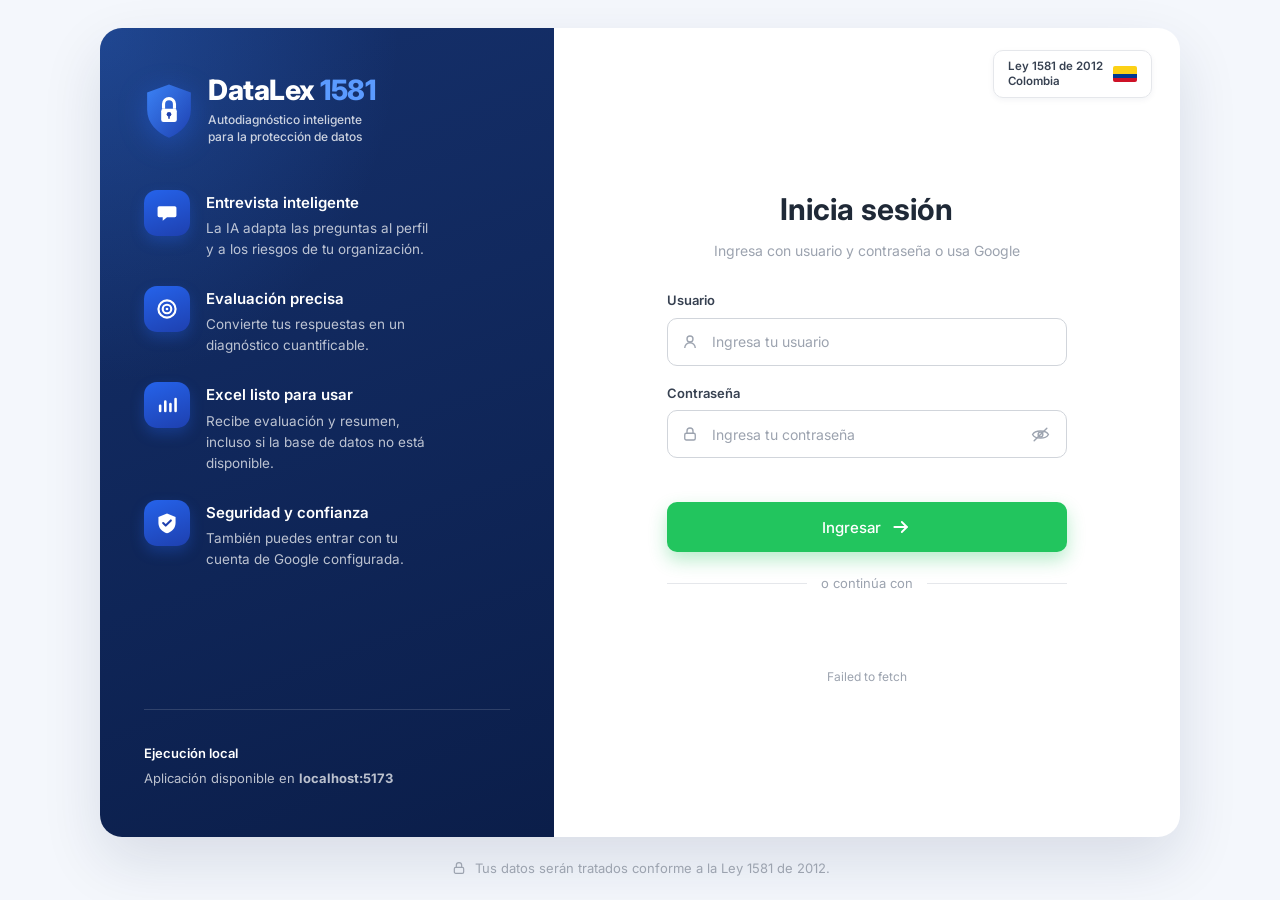
<file: frontend/login.html>
<!DOCTYPE html>
<html lang="es">
<head>
  <meta charset="UTF-8" />
  <meta name="viewport" content="width=device-width, initial-scale=1.0" />
  <title>Inicia sesión — DataLex 1581</title>
  <link rel="preconnect" href="https://fonts.googleapis.com" />
  <link rel="preconnect" href="https://fonts.gstatic.com" crossorigin />
  <link href="https://fonts.googleapis.com/css2?family=Inter:wght@400;500;600;700;800&display=swap" rel="stylesheet" />
  <link rel="stylesheet" href="login.css" />
  <script src="https://accounts.google.com/gsi/client" async defer></script>
</head>
<body>
  <div class="auth-shell">
    <div class="auth-card">
      <aside class="auth-aside">
        <a class="aside-brand" href="index.html" aria-label="DataLex 1581 — inicio">
          <svg class="aside-shield" viewBox="0 0 64 72" xmlns="http://www.w3.org/2000/svg" aria-hidden="true">
            <defs>
              <linearGradient id="logoShield" x1="0" y1="0" x2="1" y2="1">
                <stop offset="0%" stop-color="#3B82F6"/>
                <stop offset="100%" stop-color="#1E40AF"/>
              </linearGradient>
            </defs>
            <path d="M32 2 L60 12 V34 C60 52 47 64 32 70 C17 64 4 52 4 34 V12 Z" fill="url(#logoShield)"/>
            <rect x="22" y="33" width="20" height="17" rx="3" fill="#fff"/>
            <path d="M25 33 V27 a7 7 0 0 1 14 0 V33" fill="none" stroke="#fff" stroke-width="4"/>
            <circle cx="32" cy="40" r="3" fill="#1E40AF"/>
            <rect x="31" y="40" width="2" height="6" rx="1" fill="#1E40AF"/>
          </svg>
          <span class="aside-brand-text">
            <span class="aside-name"><span class="aside-name-light">DataLex</span> <span class="aside-name-accent">1581</span></span>
            <span class="aside-tagline">Autodiagnóstico inteligente<br />para la protección de datos</span>
          </span>
        </a>

        <ul class="features">
          <li class="feature">
            <span class="feature-icon">
              <svg viewBox="0 0 28 28" xmlns="http://www.w3.org/2000/svg" aria-hidden="true">
                <path d="M5 6 h18 a2 2 0 0 1 2 2 v9 a2 2 0 0 1 -2 2 h-9 l-5 4 v-4 h-4 a2 2 0 0 1 -2 -2 v-9 a2 2 0 0 1 2 -2 Z" fill="#fff"/>
              </svg>
            </span>
            <div>
              <h3 class="feature-title">Entrevista inteligente</h3>
              <p class="feature-text">La IA adapta las preguntas al perfil y a los riesgos de tu organización.</p>
            </div>
          </li>
          <li class="feature">
            <span class="feature-icon">
              <svg viewBox="0 0 28 28" xmlns="http://www.w3.org/2000/svg" aria-hidden="true">
                <circle cx="14" cy="14" r="10" fill="none" stroke="#fff" stroke-width="2.5"/>
                <circle cx="14" cy="14" r="5" fill="none" stroke="#fff" stroke-width="2.5"/>
                <circle cx="14" cy="14" r="1.6" fill="#fff"/>
              </svg>
            </span>
            <div>
              <h3 class="feature-title">Evaluación precisa</h3>
              <p class="feature-text">Convierte tus respuestas en un diagnóstico cuantificable.</p>
            </div>
          </li>
          <li class="feature">
            <span class="feature-icon">
              <svg viewBox="0 0 28 28" xmlns="http://www.w3.org/2000/svg" aria-hidden="true">
                <line x1="6" y1="21" x2="6" y2="15" stroke="#fff" stroke-width="3" stroke-linecap="round"/>
                <line x1="12" y1="21" x2="12" y2="10" stroke="#fff" stroke-width="3" stroke-linecap="round"/>
                <line x1="18" y1="21" x2="18" y2="13" stroke="#fff" stroke-width="3" stroke-linecap="round"/>
                <line x1="24" y1="21" x2="24" y2="7" stroke="#fff" stroke-width="3" stroke-linecap="round"/>
              </svg>
            </span>
            <div>
              <h3 class="feature-title">Excel listo para usar</h3>
              <p class="feature-text">Recibe evaluación y resumen, incluso si la base de datos no está disponible.</p>
            </div>
          </li>
          <li class="feature">
            <span class="feature-icon">
              <svg viewBox="0 0 28 28" xmlns="http://www.w3.org/2000/svg" aria-hidden="true">
                <path d="M14 3 L24 7 V14 C24 20 19.5 24.5 14 26 C8.5 24.5 4 20 4 14 V7 Z" fill="#fff"/>
                <path d="M9.5 14 l3 3 l6 -6" fill="none" stroke="#1E40AF" stroke-width="2.4" stroke-linecap="round" stroke-linejoin="round"/>
              </svg>
            </span>
            <div>
              <h3 class="feature-title">Seguridad y confianza</h3>
              <p class="feature-text">También puedes entrar con tu cuenta de Google configurada.</p>
            </div>
          </li>
        </ul>

        <div class="aside-help">
          <p class="aside-help-title">Ejecución local</p>
          <p class="aside-help-text">Aplicación disponible en <strong>localhost:5173</strong></p>
        </div>
      </aside>

      <section class="auth-main">
        <div class="law-badge">
          <span>Ley 1581 de 2012<br />Colombia</span>
          <svg class="flag" viewBox="0 0 30 20" xmlns="http://www.w3.org/2000/svg" aria-label="Bandera de Colombia">
            <rect width="30" height="10" fill="#FCD116"/>
            <rect y="10" width="30" height="5" fill="#003893"/>
            <rect y="15" width="30" height="5" fill="#CE1126"/>
          </svg>
        </div>

        <form class="login-form" id="login-form" novalidate>
          <h1 class="form-title">Inicia sesión</h1>
          <p class="form-subtitle">Ingresa con usuario y contraseña o usa Google</p>

          <label class="field-label" for="usuario">Usuario</label>
          <div class="field">
            <svg class="field-icon" viewBox="0 0 24 24" xmlns="http://www.w3.org/2000/svg" aria-hidden="true">
              <circle cx="12" cy="8" r="4" fill="none" stroke="currentColor" stroke-width="1.8"/>
              <path d="M5 20 a7 7 0 0 1 14 0" fill="none" stroke="currentColor" stroke-width="1.8"/>
            </svg>
            <input id="usuario" name="username" type="text" placeholder="Ingresa tu usuario" autocomplete="username" required />
          </div>

          <label class="field-label" for="password">Contraseña</label>
          <div class="field">
            <svg class="field-icon" viewBox="0 0 24 24" xmlns="http://www.w3.org/2000/svg" aria-hidden="true">
              <rect x="5" y="11" width="14" height="9" rx="2" fill="none" stroke="currentColor" stroke-width="1.8"/>
              <path d="M8 11 V8 a4 4 0 0 1 8 0 V11" fill="none" stroke="currentColor" stroke-width="1.8"/>
            </svg>
            <input id="password" name="password" type="password" placeholder="Ingresa tu contraseña" autocomplete="current-password" required />
            <button type="button" class="toggle-pass" aria-label="Mostrar contraseña">
              <svg class="eye" viewBox="0 0 24 24" xmlns="http://www.w3.org/2000/svg" aria-hidden="true">
                <path d="M2 12 C5 6 19 6 22 12 C19 18 5 18 2 12 Z" fill="none" stroke="currentColor" stroke-width="1.8"/>
                <circle cx="12" cy="12" r="3" fill="none" stroke="currentColor" stroke-width="1.8"/>
                <line class="eye-slash" x1="4" y1="20" x2="20" y2="4" stroke="currentColor" stroke-width="1.8" stroke-linecap="round"/>
              </svg>
            </button>
          </div>

          <p class="auth-status" id="auth-status" role="alert" aria-live="polite"></p>

          <button type="submit" class="btn-login" id="login-button">
            Ingresar
            <svg viewBox="0 0 24 24" xmlns="http://www.w3.org/2000/svg" aria-hidden="true">
              <line x1="4" y1="12" x2="19" y2="12" stroke="#fff" stroke-width="2.2" stroke-linecap="round"/>
              <path d="M13 6 L19 12 L13 18" fill="none" stroke="#fff" stroke-width="2.2" stroke-linecap="round" stroke-linejoin="round"/>
            </svg>
          </button>

          <div class="divider"><span>o continúa con</span></div>
          <div id="google-button" class="google-button" aria-label="Inicio de sesión con Google"></div>
          <p class="google-help" id="google-help">Cargando inicio de sesión con Google…</p>
        </form>
      </section>
    </div>

    <footer class="auth-footer">
      <svg viewBox="0 0 24 24" xmlns="http://www.w3.org/2000/svg" aria-hidden="true">
        <rect x="5" y="11" width="14" height="9" rx="2" fill="none" stroke="currentColor" stroke-width="1.8"/>
        <path d="M8 11 V8 a4 4 0 0 1 8 0 V11" fill="none" stroke="currentColor" stroke-width="1.8"/>
      </svg>
      Tus datos serán tratados conforme a la Ley 1581 de 2012.
    </footer>
  </div>

  <script>
    const storageKey = 'datalex_auth';
    const apiBase = location.port === '8000' ? location.origin : 'http://localhost:8000';
    const statusNode = document.getElementById('auth-status');
    const loginButton = document.getElementById('login-button');

    function showStatus(message, isError = true) {
      statusNode.textContent = message || '';
      statusNode.classList.toggle('is-error', isError);
    }

    async function api(path, options = {}) {
      const response = await fetch(`${apiBase}${path}`, {
        ...options,
        headers: { 'Content-Type': 'application/json', ...(options.headers || {}) }
      });
      const data = await response.json().catch(() => ({}));
      if (!response.ok) throw new Error(data.detail || 'No fue posible completar el inicio de sesión.');
      return data;
    }

    function completeLogin(data) {
      localStorage.setItem(storageKey, JSON.stringify(data));
      window.location.href = 'diagnostico.html';
    }

    document.querySelector('.toggle-pass').addEventListener('click', event => {
      const input = document.getElementById('password');
      const show = input.type === 'password';
      input.type = show ? 'text' : 'password';
      event.currentTarget.classList.toggle('is-on', show);
      event.currentTarget.setAttribute('aria-label', show ? 'Ocultar contraseña' : 'Mostrar contraseña');
    });

    document.getElementById('login-form').addEventListener('submit', async event => {
      event.preventDefault();
      const username = document.getElementById('usuario').value.trim();
      const password = document.getElementById('password').value;
      if (!username || !password) return showStatus('Escribe el usuario y la contraseña.');
      showStatus('Validando credenciales…', false);
      loginButton.disabled = true;
      try {
        completeLogin(await api('/auth/login', {
          method: 'POST',
          body: JSON.stringify({ username, password })
        }));
      } catch (error) {
        showStatus(error.message);
        loginButton.disabled = false;
      }
    });

    async function handleGoogleCredential(response) {
      showStatus('Validando la cuenta de Google…', false);
      try {
        completeLogin(await api('/auth/google', {
          method: 'POST',
          body: JSON.stringify({ credential: response.credential })
        }));
      } catch (error) {
        showStatus(error.message);
      }
    }

    async function initializeGoogle() {
      const help = document.getElementById('google-help');
      try {
        const config = await api('/auth/config');
        if (!config.google_client_id) {
          help.textContent = 'Configura GOOGLE_CLIENT_ID para habilitar Google.';
          return;
        }
        for (let attempt = 0; attempt < 50 && !window.google?.accounts?.id; attempt += 1) {
          await new Promise(resolve => setTimeout(resolve, 100));
        }
        if (!window.google?.accounts?.id) throw new Error('No se pudo cargar Google Identity Services.');
        google.accounts.id.initialize({
          client_id: config.google_client_id,
          callback: handleGoogleCredential
        });
        google.accounts.id.renderButton(document.getElementById('google-button'), {
          type: 'standard',
          theme: 'outline',
          size: 'large',
          text: 'continue_with',
          shape: 'rectangular',
          locale: 'es',
          width: 360
        });
        help.hidden = true;
      } catch (error) {
        help.textContent = error.message;
      }
    }

    initializeGoogle();
  </script>
</body>
</html>
</file>
<file: styles.css>
/* ============================================================
   DataLex 1581 — Landing page
   Paleta y tipografía según especificación
   ============================================================ */

:root {
  /* Azul oscuro (principal / fondos) */
  --blue-900: #0B1E4A;
  --blue-800: #15306B;
  /* Azul brillante (acento / marca) */
  --blue-500: #2563EB;
  /* Verde (call to action) */
  --green-500: #22C55E;
  --green-600: #16A34A;
  /* Grises de texto */
  --slate-900: #1F2937;
  --slate-700: #374151;
  --gray-400: #9CA3AF;
  --gray-300: #D1D5DB;
  /* Fondos suaves */
  --bg-soft: #F4F7FC;
  --white: #FFFFFF;
}

* { box-sizing: border-box; }

html { scroll-behavior: smooth; }

body {
  margin: 0;
  font-family: 'Inter', -apple-system, BlinkMacSystemFont, 'Segoe UI', Roboto, sans-serif;
  color: var(--slate-700);
  background: var(--white);
  line-height: 1.5;
  -webkit-font-smoothing: antialiased;
  text-rendering: optimizeLegibility;
}

a { text-decoration: none; }

/* ============================================================
   HEADER
   ============================================================ */
.site-header {
  position: relative;
  background: linear-gradient(135deg, var(--blue-900) 0%, var(--blue-800) 100%);
  padding: 34px 0 90px;
}

.header-inner {
  max-width: 1080px;
  margin: 0 auto;
  padding: 0 32px;
  display: flex;
  align-items: center;
  justify-content: space-between;
  gap: 24px;
}

/* Marca / logo */
.brand {
  display: flex;
  align-items: center;
  gap: 16px;
  color: var(--white);
}

.brand-shield {
  width: 54px;
  height: auto;
  flex-shrink: 0;
  filter: drop-shadow(0 6px 14px rgba(37, 99, 235, .45));
}

.brand-text { display: flex; flex-direction: column; }

.brand-name {
  font-size: 38px;
  font-weight: 800;
  letter-spacing: -.5px;
  line-height: 1;
}
.brand-name-dark { color: var(--white); }
.brand-name-accent { color: var(--blue-500); }

.brand-tagline {
  margin-top: 6px;
  font-size: 11px;
  font-weight: 600;
  letter-spacing: .2px;
  color: var(--gray-300);
  line-height: 1.35;
}

/* Insignia de la ley */
.law-badge {
  display: flex;
  align-items: center;
  gap: 12px;
  padding: 12px 20px;
  border: 1px solid rgba(255, 255, 255, .25);
  border-radius: 12px;
  background: rgba(255, 255, 255, .04);
  color: var(--white);
  font-size: 13px;
  font-weight: 600;
  line-height: 1.3;
  white-space: nowrap;
}

.flag {
  width: 30px;
  height: 20px;
  border-radius: 3px;
  flex-shrink: 0;
}

/* Onda inferior */
.header-wave {
  position: absolute;
  left: 0;
  right: 0;
  bottom: -1px;
  width: 100%;
  height: 90px;
  display: block;
}

/* ============================================================
   HERO
   ============================================================ */
.hero {
  max-width: 1080px;
  margin: 0 auto;
  padding: 30px 32px 20px;
  display: grid;
  grid-template-columns: 1.1fr .9fr;
  align-items: center;
  gap: 32px;
}

.hero-title {
  margin: 0 0 22px;
  font-size: 40px;
  font-weight: 800;
  line-height: 1.15;
  letter-spacing: -.5px;
  color: var(--slate-900);
}
.hero-title .accent { color: var(--blue-500); }

.hero-text {
  margin: 0;
  max-width: 420px;
  font-size: 16px;
  font-weight: 400;
  line-height: 1.9;
  color: var(--slate-700);
}

.hero-art {
  display: flex;
  justify-content: center;
}
.hero-shield {
  width: 100%;
  max-width: 320px;
  height: auto;
  filter: drop-shadow(0 22px 40px rgba(37, 99, 235, .28));
}

/* ============================================================
   BENEFICIOS
   ============================================================ */
.benefits {
  max-width: 1080px;
  margin: 0 auto;
  padding: 40px 32px 30px;
}

.benefits-title {
  text-align: center;
  margin: 0 0 48px;
  font-size: 22px;
  font-weight: 700;
  color: var(--slate-900);
}

.benefits-grid {
  display: grid;
  grid-template-columns: repeat(3, 1fr);
  gap: 28px;
}

.benefit {
  text-align: center;
  padding: 0 12px;
}

.benefit-icon {
  width: 78px;
  height: 78px;
  margin: 0 auto 22px;
  display: flex;
  align-items: center;
  justify-content: center;
  border-radius: 18px;
  background: var(--bg-soft);
}
.benefit-icon svg { width: 42px; height: 42px; }

.benefit-name {
  margin: 0 0 14px;
  font-size: 16px;
  font-weight: 600;
  font-style: italic;
  color: var(--slate-900);
}

.benefit-text {
  margin: 0 auto;
  max-width: 230px;
  font-size: 14px;
  font-weight: 400;
  line-height: 1.6;
  color: var(--slate-700);
}

/* ============================================================
   CTA
   ============================================================ */
.cta {
  max-width: 1080px;
  margin: 0 auto;
  padding: 30px 32px 70px;
  display: flex;
  align-items: center;
  gap: 28px;
}

.cta-shield svg {
  width: 64px;
  height: auto;
  flex-shrink: 0;
  filter: drop-shadow(0 6px 14px rgba(37, 99, 235, .3));
}

.cta-copy { flex: 1; }

.cta-title {
  margin: 0 0 10px;
  font-size: 17px;
  font-weight: 700;
  color: var(--slate-900);
}

.cta-text {
  margin: 0;
  max-width: 360px;
  font-size: 14px;
  font-weight: 400;
  line-height: 1.7;
  color: var(--slate-700);
}

.btn-primary {
  flex-shrink: 0;
  display: inline-block;
  padding: 16px 34px;
  border-radius: 10px;
  background: var(--green-500);
  color: var(--white);
  font-size: 15px;
  font-weight: 500;
  box-shadow: 0 8px 20px rgba(34, 197, 94, .35);
  transition: background .18s ease, transform .18s ease, box-shadow .18s ease;
}
.btn-primary:hover {
  background: var(--green-600);
  transform: translateY(-2px);
  box-shadow: 0 12px 24px rgba(22, 163, 74, .4);
}
.btn-primary:focus-visible {
  outline: 3px solid var(--blue-500);
  outline-offset: 3px;
}

/* ============================================================
   RESPONSIVE
   ============================================================ */
@media (max-width: 820px) {
  .hero {
    grid-template-columns: 1fr;
    text-align: center;
    padding-top: 10px;
  }
  .hero-copy { order: 2; }
  .hero-art { order: 1; margin-bottom: 8px; }
  .hero-text { margin-left: auto; margin-right: auto; }

  .benefits-grid { grid-template-columns: 1fr; gap: 40px; }

  .cta {
    flex-direction: column;
    text-align: center;
    gap: 20px;
  }
  .cta-text { margin-left: auto; margin-right: auto; }
}

@media (max-width: 560px) {
  .header-inner { flex-direction: column; align-items: flex-start; gap: 18px; }
  .brand-name { font-size: 32px; }
  .hero-title { font-size: 30px; }
  .law-badge { align-self: stretch; justify-content: space-between; }
}

@media (prefers-reduced-motion: reduce) {
  * { scroll-behavior: auto; transition: none !important; }
}
</file>
<file: diagnostico.css>
/* ============================================================
   DataLex 1581 — Panel de diagnóstico (chat)
   Misma paleta y tipografía (Inter)
   ============================================================ */

:root {
  --blue-900: #0B1E4A;
  --blue-800: #15306B;
  --blue-700: #1E40AF;
  --blue-500: #2563EB;
  --green-500: #22C55E;
  --green-600: #16A34A;
  --slate-900: #1F2937;
  --slate-700: #374151;
  --slate-500: #64748B;
  --gray-400: #9CA3AF;
  --gray-300: #D1D5DB;
  --gray-200: #E5E7EB;
  --bg-soft: #F4F7FC;
  --white: #FFFFFF;
}

* { box-sizing: border-box; }

html, body { height: 100%; }

body {
  margin: 0;
  font-family: 'Inter', -apple-system, BlinkMacSystemFont, 'Segoe UI', Roboto, sans-serif;
  color: var(--slate-700);
  background: var(--bg-soft);
  -webkit-font-smoothing: antialiased;
}

.app {
  height: 100vh;
  display: grid;
  grid-template-columns: 340px 1fr;
}

/* ============================================================
   SIDEBAR
   ============================================================ */
.sidebar {
  padding: 28px 22px;
  color: var(--white);
  overflow-y: auto;
  background:
    radial-gradient(1px 1px at 20% 30%, rgba(255,255,255,.35), transparent),
    radial-gradient(1px 1px at 70% 18%, rgba(255,255,255,.3), transparent),
    radial-gradient(1px 1px at 45% 60%, rgba(255,255,255,.25), transparent),
    radial-gradient(1px 1px at 85% 75%, rgba(255,255,255,.3), transparent),
    linear-gradient(165deg, var(--blue-800) 0%, var(--blue-900) 100%);
}

.side-logo {
  display: block;
  text-align: center;
  color: var(--white);
  text-decoration: none;
  margin-bottom: 24px;
}
.side-shield {
  width: 52px;
  height: auto;
  filter: drop-shadow(0 6px 14px rgba(37,99,235,.5));
}
.side-name {
  display: block;
  margin-top: 8px;
  font-size: 24px;
  font-weight: 800;
  letter-spacing: -.4px;
}
.side-tagline {
  display: block;
  margin-top: 6px;
  font-size: 12px;
  font-weight: 400;
  color: rgba(255,255,255,.72);
  line-height: 1.45;
}

/* Tarjetas */
.card {
  margin-bottom: 18px;
  padding: 18px;
  border-radius: 14px;
  background: rgba(255,255,255,.06);
  border: 1px solid rgba(255,255,255,.1);
}
.card-head {
  display: flex;
  align-items: center;
  justify-content: space-between;
}
.card-title {
  font-size: 14px;
  font-weight: 600;
  color: var(--white);
}
.card-pct {
  font-size: 15px;
  font-weight: 700;
  color: #5B9BFF;
}

.progress {
  margin: 12px 0 18px;
  height: 7px;
  border-radius: 99px;
  background: rgba(255,255,255,.14);
  overflow: hidden;
}
.progress span {
  display: block;
  height: 100%;
  border-radius: 99px;
  background: linear-gradient(90deg, #2563EB, #2DD4BF);
}

/* Anillos */
.rings {
  display: grid;
  grid-template-columns: repeat(3, 1fr);
  gap: 8px;
}
.ring {
  position: relative;
  display: flex;
  align-items: center;
  justify-content: center;
}
.ring svg { width: 100%; max-width: 78px; height: auto; }
.ring-pct {
  position: absolute;
  font-size: 15px;
  font-weight: 700;
  color: var(--white);
}
.ring-labels {
  display: grid;
  grid-template-columns: repeat(3, 1fr);
  gap: 8px;
  margin-top: 6px;
}
.ring-labels span {
  text-align: center;
  font-size: 10.5px;
  line-height: 1.3;
  color: rgba(255,255,255,.7);
}

/* Información de la empresa */
.info { margin: 14px 0 0; }
.info div {
  display: flex;
  justify-content: space-between;
  gap: 12px;
  padding: 7px 0;
  border-bottom: 1px solid rgba(255,255,255,.08);
}
.info div:last-child { border-bottom: none; }
.info dt { margin: 0; font-size: 13px; color: rgba(255,255,255,.66); }
.info dd { margin: 0; font-size: 13px; font-weight: 600; color: var(--white); text-align: right; }

.side-legal {
  display: flex;
  gap: 8px;
  align-items: flex-start;
  margin: 8px 4px 0;
  font-size: 11.5px;
  line-height: 1.5;
  color: rgba(255,255,255,.6);
}
.side-legal svg { width: 16px; height: 16px; flex-shrink: 0; margin-top: 1px; }

/* ============================================================
   CHAT
   ============================================================ */
.chat {
  display: flex;
  flex-direction: column;
  background: var(--bg-soft);
  min-width: 0;
}

/* Encabezado */
.chat-head {
  display: flex;
  align-items: center;
  justify-content: space-between;
  gap: 16px;
  padding: 16px 26px;
  background: var(--white);
  border-bottom: 1px solid var(--gray-200);
}
.chat-head-left { display: flex; align-items: center; gap: 12px; }
.bot-avatar {
  width: 40px;
  height: 40px;
  display: flex;
  align-items: center;
  justify-content: center;
  border-radius: 11px;
  background: linear-gradient(160deg, #2563EB, #1E40AF);
}
.bot-avatar svg { width: 24px; height: 24px; }
.chat-head-name { margin: 0; font-size: 12px; font-weight: 600; color: var(--gray-400); }
.chat-head-role { margin: 2px 0 0; font-size: 15px; font-weight: 700; color: var(--slate-900); }

.chat-head-right {
  display: flex;
  align-items: center;
  gap: 18px;
}
.meta { text-align: right; }
.meta p { margin: 0 0 3px; font-size: 12.5px; color: var(--gray-400); }
.meta strong { color: var(--slate-700); font-weight: 600; }
.dot-green { color: var(--green-600) !important; }
.ia-active {
  display: inline-flex;
  align-items: center;
  gap: 7px;
  padding: 7px 13px;
  border-radius: 99px;
  background: rgba(34,197,94,.12);
  color: var(--green-600);
  font-size: 13px;
  font-weight: 600;
  white-space: nowrap;
}
.pulse {
  width: 8px; height: 8px; border-radius: 50%;
  background: var(--green-500);
  box-shadow: 0 0 0 0 rgba(34,197,94,.6);
  animation: pulse 1.8s infinite;
}
@keyframes pulse {
  0%   { box-shadow: 0 0 0 0 rgba(34,197,94,.55); }
  70%  { box-shadow: 0 0 0 7px rgba(34,197,94,0); }
  100% { box-shadow: 0 0 0 0 rgba(34,197,94,0); }
}

/* Hilo */
.thread {
  flex: 1;
  overflow-y: auto;
  padding: 24px 30px;
  display: flex;
  flex-direction: column;
  gap: 18px;
}

.banner {
  display: flex;
  align-items: flex-start;
  gap: 12px;
  padding: 16px 18px;
  border-radius: 12px;
  background: #ECFDF5;
  border: 1px solid #BBF7D0;
}
.banner svg { width: 22px; height: 22px; flex-shrink: 0; margin-top: 1px; }
.banner p { margin: 0; font-size: 13.5px; line-height: 1.55; color: #166534; }
.banner strong { color: #14532D; }

/* Mensajes */
.msg { display: flex; align-items: flex-start; gap: 10px; max-width: 78%; }
.msg-bot { align-self: flex-start; }
.msg-user { align-self: flex-end; flex-direction: row; }

.msg-tag {
  flex-shrink: 0;
  margin-top: 2px;
  padding: 4px 9px;
  border-radius: 8px;
  background: var(--white);
  border: 1px solid var(--gray-200);
  font-size: 11px;
  font-weight: 600;
  color: var(--slate-500);
}

.bubble {
  padding: 13px 16px;
  border-radius: 14px;
  font-size: 14px;
  line-height: 1.6;
}
.bubble-bot {
  background: var(--white);
  border: 1px solid var(--gray-200);
  border-top-left-radius: 4px;
  color: var(--slate-700);
}
.bubble-bot p { margin: 0 0 9px; }
.bubble-bot p:last-child { margin-bottom: 0; }
.bubble-bot strong { color: var(--blue-700); font-weight: 600; }

.bubble-user {
  background: linear-gradient(160deg, #DBEAFE, #BFDBFE);
  border-top-right-radius: 4px;
  color: #1E3A8A;
  font-weight: 500;
}
.user-avatar {
  flex-shrink: 0;
  width: 34px;
  height: 34px;
  display: flex;
  align-items: center;
  justify-content: center;
  border-radius: 50%;
  background: var(--gray-200);
}
.user-avatar svg { width: 20px; height: 20px; }

/* Tooltip de pregunta */
.tip {
  flex-shrink: 0;
  align-self: flex-end;
  padding: 11px 14px;
  border-radius: 12px;
  background: var(--white);
  border: 1px solid var(--gray-300);
  box-shadow: 0 6px 16px rgba(15,30,74,.08);
}
.tip p { margin: 0 0 4px; font-size: 12px; color: var(--slate-700); white-space: nowrap; }
.tip p:last-child { margin-bottom: 0; }
.tip span { color: var(--gray-400); }

/* Escribiendo */
.typing {
  display: flex;
  align-items: center;
  gap: 9px;
  font-size: 13px;
  color: var(--gray-400);
}
.dots { display: inline-flex; gap: 4px; }
.dots i {
  width: 6px; height: 6px; border-radius: 50%;
  background: var(--blue-500);
  animation: blink 1.4s infinite both;
}
.dots i:nth-child(2) { animation-delay: .2s; }
.dots i:nth-child(3) { animation-delay: .4s; }
@keyframes blink { 0%, 80%, 100% { opacity: .25; } 40% { opacity: 1; } }

/* Composer */
.composer {
  padding: 16px 30px 22px;
  background: var(--bg-soft);
}
.composer-box {
  display: flex;
  align-items: center;
  gap: 6px;
  padding: 8px 8px 8px 18px;
  background: var(--white);
  border: 1px solid var(--gray-300);
  border-radius: 14px;
  box-shadow: 0 2px 8px rgba(15,30,74,.04);
}
.composer-box input {
  flex: 1;
  border: none;
  outline: none;
  font-family: inherit;
  font-size: 14px;
  color: var(--slate-900);
  background: transparent;
}
.composer-box input::placeholder { color: var(--gray-400); }

.icon-btn {
  width: 38px; height: 38px;
  display: flex; align-items: center; justify-content: center;
  border: none; background: transparent;
  color: var(--gray-400); cursor: pointer;
  border-radius: 9px;
}
.icon-btn:hover { color: var(--slate-700); background: var(--bg-soft); }
.icon-btn svg { width: 20px; height: 20px; }

.send-btn {
  display: inline-flex;
  align-items: center;
  gap: 8px;
  margin-left: 4px;
  padding: 0 20px;
  height: 40px;
  border: none;
  border-radius: 10px;
  background: var(--green-500);
  color: var(--white);
  font-family: inherit;
  font-size: 14px;
  font-weight: 500;
  cursor: pointer;
  transition: background .15s ease;
}
.send-btn svg { width: 18px; height: 18px; }
.send-btn:hover { background: var(--green-600); }

/* ============================================================
   RESPONSIVE
   ============================================================ */
@media (max-width: 920px) {
  .app { grid-template-columns: 1fr; height: auto; min-height: 100vh; }
  .sidebar { order: 2; }
  .chat { order: 1; min-height: 70vh; }
  .chat-head { flex-wrap: wrap; }
  .msg { max-width: 90%; }
  .tip { display: none; }
}

@media (max-width: 540px) {
  .thread { padding: 18px 16px; }
  .composer { padding: 12px 16px 18px; }
  .send-btn { padding: 0 14px; }
  .chat-head-right { width: 100%; justify-content: space-between; }
}

@media (prefers-reduced-motion: reduce) {
  .pulse, .dots i { animation: none !important; }
  * { transition: none !important; }
}
</file>
<file: login.css>
/* ============================================================
   DataLex 1581 — Pantalla de inicio de sesión
   Misma paleta y tipografía (Inter) que el landing
   ============================================================ */

:root {
  --blue-900: #0B1E4A;
  --blue-800: #15306B;
  --blue-700: #1E40AF;
  --blue-500: #2563EB;
  --green-500: #22C55E;
  --green-600: #16A34A;
  --slate-900: #1F2937;
  --slate-700: #374151;
  --gray-400: #9CA3AF;
  --gray-300: #D1D5DB;
  --gray-200: #E5E7EB;
  --bg-soft: #F4F7FC;
  --white: #FFFFFF;
}

* { box-sizing: border-box; }

body {
  margin: 0;
  font-family: 'Inter', -apple-system, BlinkMacSystemFont, 'Segoe UI', Roboto, sans-serif;
  color: var(--slate-700);
  background: var(--bg-soft);
  line-height: 1.5;
  -webkit-font-smoothing: antialiased;
}

a { text-decoration: none; }

/* Contenedor general */
.auth-shell {
  min-height: 100vh;
  display: flex;
  flex-direction: column;
}

.auth-card {
  flex: 1;
  max-width: 1080px;
  width: 100%;
  margin: 28px auto 0;
  display: grid;
  grid-template-columns: 42% 58%;
  background: var(--white);
  border-radius: 22px;
  overflow: hidden;
  box-shadow: 0 24px 60px rgba(15, 30, 74, .12);
}

/* ============================================================
   PANEL IZQUIERDO
   ============================================================ */
.auth-aside {
  position: relative;
  padding: 48px 44px;
  color: var(--white);
  background:
    radial-gradient(120% 80% at 0% 0%, rgba(59,130,246,.28) 0%, transparent 55%),
    linear-gradient(160deg, var(--blue-800) 0%, var(--blue-900) 100%);
  display: flex;
  flex-direction: column;
}

.aside-brand {
  display: flex;
  align-items: center;
  gap: 14px;
  color: var(--white);
  margin-bottom: 44px;
}
.aside-shield {
  width: 50px;
  height: auto;
  filter: drop-shadow(0 6px 14px rgba(37,99,235,.45));
}
.aside-name {
  font-size: 28px;
  font-weight: 800;
  letter-spacing: -.5px;
  line-height: 1;
}
.aside-name-light { color: var(--white); }
.aside-name-accent { color: #5B9BFF; }
.aside-tagline {
  display: block;
  margin-top: 6px;
  font-size: 12px;
  font-weight: 500;
  color: rgba(255,255,255,.78);
  line-height: 1.4;
}

/* Características */
.features {
  list-style: none;
  margin: 0;
  padding: 0;
  display: flex;
  flex-direction: column;
  gap: 26px;
}
.feature {
  display: flex;
  gap: 16px;
  align-items: flex-start;
}
.feature-icon {
  flex-shrink: 0;
  width: 46px;
  height: 46px;
  display: flex;
  align-items: center;
  justify-content: center;
  border-radius: 13px;
  background: linear-gradient(160deg, #2563EB 0%, #1E40AF 100%);
  box-shadow: 0 6px 14px rgba(37,99,235,.3);
}
.feature-icon svg { width: 24px; height: 24px; }
.feature-title {
  margin: 2px 0 4px;
  font-size: 15px;
  font-weight: 600;
  color: var(--white);
}
.feature-text {
  margin: 0;
  font-size: 13.5px;
  font-weight: 400;
  line-height: 1.55;
  color: rgba(255,255,255,.72);
  max-width: 230px;
}

/* Ayuda */
.aside-help {
  margin-top: auto;
  padding-top: 34px;
  border-top: 1px solid rgba(255,255,255,.14);
}
.aside-help-title {
  margin: 0 0 6px;
  font-size: 13px;
  font-weight: 600;
  color: var(--white);
}
.aside-help-text {
  margin: 0;
  font-size: 13px;
  color: rgba(255,255,255,.72);
}
.aside-help-text a { color: #5B9BFF; }

/* ============================================================
   PANEL DERECHO (formulario)
   ============================================================ */
.auth-main {
  position: relative;
  padding: 56px 56px 48px;
  display: flex;
  flex-direction: column;
  justify-content: center;
}

/* Insignia ley */
.law-badge {
  position: absolute;
  top: 22px;
  right: 28px;
  display: flex;
  align-items: center;
  gap: 10px;
  padding: 8px 14px;
  border: 1px solid var(--gray-200);
  border-radius: 10px;
  background: var(--white);
  font-size: 11.5px;
  font-weight: 600;
  color: var(--slate-700);
  line-height: 1.3;
  box-shadow: 0 2px 6px rgba(15,30,74,.05);
}
.flag { width: 24px; height: 16px; border-radius: 2px; }

/* Formulario */
.login-form {
  width: 100%;
  max-width: 400px;
  margin: 0 auto;
}
.form-title {
  margin: 0 0 8px;
  text-align: center;
  font-size: 30px;
  font-weight: 700;
  color: var(--slate-900);
}
.form-subtitle {
  margin: 0 0 30px;
  text-align: center;
  font-size: 14px;
  color: var(--gray-400);
}

.field-label {
  display: block;
  margin-bottom: 7px;
  font-size: 13px;
  font-weight: 600;
  color: var(--slate-700);
}

.field {
  position: relative;
  margin-bottom: 18px;
}
.field-icon {
  position: absolute;
  left: 14px;
  top: 50%;
  transform: translateY(-50%);
  width: 18px;
  height: 18px;
  color: var(--gray-400);
  pointer-events: none;
}
.field input {
  width: 100%;
  height: 48px;
  padding: 0 44px;
  border: 1px solid var(--gray-300);
  border-radius: 10px;
  background: var(--white);
  font-family: inherit;
  font-size: 14px;
  font-weight: 400;
  color: var(--slate-900);
  transition: border-color .15s ease, box-shadow .15s ease;
}
.field input::placeholder { color: var(--gray-400); }
.field input:focus {
  outline: none;
  border-color: var(--blue-500);
  box-shadow: 0 0 0 3px rgba(37,99,235,.14);
}

.toggle-pass {
  position: absolute;
  right: 10px;
  top: 50%;
  transform: translateY(-50%);
  width: 32px;
  height: 32px;
  display: flex;
  align-items: center;
  justify-content: center;
  border: none;
  background: transparent;
  color: var(--gray-400);
  cursor: pointer;
  border-radius: 8px;
}
.toggle-pass:hover { color: var(--slate-700); }
.toggle-pass .eye { width: 19px; height: 19px; }
.toggle-pass .eye-slash { display: inline; }
.toggle-pass.is-on .eye-slash { display: none; }

/* Opciones */
.form-options {
  display: flex;
  align-items: center;
  justify-content: space-between;
  margin: 4px 0 22px;
  font-size: 13px;
}
.remember {
  display: inline-flex;
  align-items: center;
  gap: 8px;
  color: var(--slate-700);
  cursor: pointer;
}
.remember input {
  width: 16px;
  height: 16px;
  accent-color: var(--blue-500);
  cursor: pointer;
}
.link { color: var(--blue-500); font-weight: 500; }
.link:hover { text-decoration: underline; }

/* Botón Ingresar */
.btn-login {
  width: 100%;
  height: 50px;
  display: flex;
  align-items: center;
  justify-content: center;
  gap: 10px;
  border: none;
  border-radius: 10px;
  background: var(--green-500);
  color: var(--white);
  font-family: inherit;
  font-size: 15px;
  font-weight: 500;
  cursor: pointer;
  box-shadow: 0 8px 18px rgba(34,197,94,.32);
  transition: background .18s ease, transform .18s ease;
}
.btn-login svg { width: 20px; height: 20px; }
.btn-login:hover { background: var(--green-600); transform: translateY(-1px); }
.btn-login:focus-visible { outline: 3px solid var(--blue-500); outline-offset: 3px; }

/* Divisor */
.divider {
  display: flex;
  align-items: center;
  gap: 14px;
  margin: 22px 0;
  color: var(--gray-400);
  font-size: 13px;
}
.divider::before,
.divider::after {
  content: "";
  flex: 1;
  height: 1px;
  background: var(--gray-200);
}

/* Botón Google */
.btn-google {
  width: 100%;
  height: 50px;
  display: flex;
  align-items: center;
  justify-content: center;
  gap: 12px;
  border: 1px solid var(--gray-300);
  border-radius: 10px;
  background: var(--white);
  font-family: inherit;
  font-size: 14.5px;
  font-weight: 600;
  color: var(--slate-700);
  cursor: pointer;
  transition: background .15s ease, border-color .15s ease;
}
.btn-google svg { width: 20px; height: 20px; }
.btn-google:hover { background: var(--bg-soft); border-color: var(--gray-400); }

/* Registro */
.signup {
  margin: 26px 0 0;
  text-align: center;
  font-size: 13.5px;
  color: var(--slate-700);
}

/* ============================================================
   PIE
   ============================================================ */
.auth-footer {
  display: flex;
  align-items: center;
  justify-content: center;
  gap: 8px;
  padding: 22px 16px;
  font-size: 13px;
  color: var(--gray-400);
  text-align: center;
}
.auth-footer svg { width: 16px; height: 16px; flex-shrink: 0; }

/* ============================================================
   RESPONSIVE
   ============================================================ */
@media (max-width: 880px) {
  .auth-card {
    grid-template-columns: 1fr;
    margin-top: 0;
    border-radius: 0;
    min-height: 100vh;
  }
  .auth-aside { padding: 40px 32px; }
  .features { gap: 22px; }
  .auth-main { padding: 64px 28px 40px; }
  .law-badge { top: 16px; right: 16px; }
}

@media (max-width: 480px) {
  .form-title { font-size: 26px; }
  .auth-aside { padding: 32px 24px; }
  .auth-main { padding: 60px 22px 36px; }
}

@media (prefers-reduced-motion: reduce) {
  * { transition: none !important; }
}
</file>
<file: frontend/diagnostico.css>
/* ============================================================
   DataLex 1581 — Panel de diagnóstico (chat)
   Misma paleta y tipografía (Inter)
   ============================================================ */

:root {
  --blue-900: #0B1E4A;
  --blue-800: #15306B;
  --blue-700: #1E40AF;
  --blue-500: #2563EB;
  --green-500: #22C55E;
  --green-600: #16A34A;
  --slate-900: #1F2937;
  --slate-700: #374151;
  --slate-500: #64748B;
  --gray-400: #9CA3AF;
  --gray-300: #D1D5DB;
  --gray-200: #E5E7EB;
  --bg-soft: #F4F7FC;
  --white: #FFFFFF;
}

* { box-sizing: border-box; }
[hidden] { display: none !important; }

html, body { height: 100%; }

body {
  margin: 0;
  font-family: 'Inter', -apple-system, BlinkMacSystemFont, 'Segoe UI', Roboto, sans-serif;
  color: var(--slate-700);
  background: var(--bg-soft);
  -webkit-font-smoothing: antialiased;
}

.app {
  height: 100vh;
  display: grid;
  grid-template-columns: 340px 1fr;
}

/* ============================================================
   SIDEBAR
   ============================================================ */
.sidebar {
  padding: 28px 22px;
  color: var(--white);
  overflow-y: auto;
  background:
    radial-gradient(1px 1px at 20% 30%, rgba(255,255,255,.35), transparent),
    radial-gradient(1px 1px at 70% 18%, rgba(255,255,255,.3), transparent),
    radial-gradient(1px 1px at 45% 60%, rgba(255,255,255,.25), transparent),
    radial-gradient(1px 1px at 85% 75%, rgba(255,255,255,.3), transparent),
    linear-gradient(165deg, var(--blue-800) 0%, var(--blue-900) 100%);
}

.side-logo {
  display: block;
  text-align: center;
  color: var(--white);
  text-decoration: none;
  margin-bottom: 24px;
}
.side-shield {
  width: 52px;
  height: auto;
  filter: drop-shadow(0 6px 14px rgba(37,99,235,.5));
}
.side-name {
  display: block;
  margin-top: 8px;
  font-size: 24px;
  font-weight: 800;
  letter-spacing: -.4px;
}
.side-tagline {
  display: block;
  margin-top: 6px;
  font-size: 12px;
  font-weight: 400;
  color: rgba(255,255,255,.72);
  line-height: 1.45;
}

/* Tarjetas */
.card {
  margin-bottom: 18px;
  padding: 18px;
  border-radius: 14px;
  background: rgba(255,255,255,.06);
  border: 1px solid rgba(255,255,255,.1);
}
.card-head {
  display: flex;
  align-items: center;
  justify-content: space-between;
}
.card-title {
  font-size: 14px;
  font-weight: 600;
  color: var(--white);
}
.card-pct {
  font-size: 15px;
  font-weight: 700;
  color: #5B9BFF;
}

.progress {
  margin: 12px 0 18px;
  height: 7px;
  border-radius: 99px;
  background: rgba(255,255,255,.14);
  overflow: hidden;
}
.progress span {
  display: block;
  height: 100%;
  border-radius: 99px;
  background: linear-gradient(90deg, #2563EB, #2DD4BF);
}

/* Anillos */
.rings {
  display: grid;
  grid-template-columns: repeat(3, 1fr);
  gap: 8px;
}
.ring {
  position: relative;
  display: flex;
  align-items: center;
  justify-content: center;
}
.ring svg { width: 100%; max-width: 78px; height: auto; }
.ring-pct {
  position: absolute;
  font-size: 15px;
  font-weight: 700;
  color: var(--white);
}
.ring-labels {
  display: grid;
  grid-template-columns: repeat(3, 1fr);
  gap: 8px;
  margin-top: 6px;
}
.ring-labels span {
  text-align: center;
  font-size: 10.5px;
  line-height: 1.3;
  color: rgba(255,255,255,.7);
}

/* Información de la empresa */
.info { margin: 14px 0 0; }
.info div {
  display: flex;
  justify-content: space-between;
  gap: 12px;
  padding: 7px 0;
  border-bottom: 1px solid rgba(255,255,255,.08);
}
.info div:last-child { border-bottom: none; }
.info dt { margin: 0; font-size: 13px; color: rgba(255,255,255,.66); }
.info dd { margin: 0; font-size: 13px; font-weight: 600; color: var(--white); text-align: right; }

.side-legal {
  display: flex;
  gap: 8px;
  align-items: flex-start;
  margin: 8px 4px 0;
  font-size: 11.5px;
  line-height: 1.5;
  color: rgba(255,255,255,.6);
}
.side-legal svg { width: 16px; height: 16px; flex-shrink: 0; margin-top: 1px; }

.logout-btn {
  width: 100%;
  margin: 2px 0 14px;
  padding: 10px 14px;
  border: 1px solid rgba(255,255,255,.25);
  border-radius: 10px;
  background: rgba(255,255,255,.07);
  color: var(--white);
  font: inherit;
  font-size: 13px;
  cursor: pointer;
}
.logout-btn:hover { background: rgba(255,255,255,.13); }
.progress-info { margin-top: 0; }

/* ============================================================
   CHAT
   ============================================================ */
.chat {
  display: flex;
  flex-direction: column;
  background: var(--bg-soft);
  min-width: 0;
}

/* Encabezado */
.chat-head {
  display: flex;
  align-items: center;
  justify-content: space-between;
  gap: 16px;
  padding: 16px 26px;
  background: var(--white);
  border-bottom: 1px solid var(--gray-200);
}
.chat-head-left { display: flex; align-items: center; gap: 12px; }
.bot-avatar {
  width: 40px;
  height: 40px;
  display: flex;
  align-items: center;
  justify-content: center;
  border-radius: 11px;
  background: linear-gradient(160deg, #2563EB, #1E40AF);
}
.bot-avatar svg { width: 24px; height: 24px; }
.chat-head-name { margin: 0; font-size: 12px; font-weight: 600; color: var(--gray-400); }
.chat-head-role { margin: 2px 0 0; font-size: 15px; font-weight: 700; color: var(--slate-900); }

.chat-head-right {
  display: flex;
  align-items: center;
  gap: 18px;
}
.meta { text-align: right; }
.meta p { margin: 0 0 3px; font-size: 12.5px; color: var(--gray-400); }
.meta strong { color: var(--slate-700); font-weight: 600; }
.dot-green { color: var(--green-600) !important; }
.ia-active {
  display: inline-flex;
  align-items: center;
  gap: 7px;
  padding: 7px 13px;
  border-radius: 99px;
  background: rgba(34,197,94,.12);
  color: var(--green-600);
  font-size: 13px;
  font-weight: 600;
  white-space: nowrap;
}
.pulse {
  width: 8px; height: 8px; border-radius: 50%;
  background: var(--green-500);
  box-shadow: 0 0 0 0 rgba(34,197,94,.6);
  animation: pulse 1.8s infinite;
}
@keyframes pulse {
  0%   { box-shadow: 0 0 0 0 rgba(34,197,94,.55); }
  70%  { box-shadow: 0 0 0 7px rgba(34,197,94,0); }
  100% { box-shadow: 0 0 0 0 rgba(34,197,94,0); }
}

/* Hilo */
.thread {
  flex: 1;
  overflow-y: auto;
  padding: 24px 30px;
  display: flex;
  flex-direction: column;
  gap: 18px;
}

.profile-card,
.result-card {
  width: min(760px, 100%);
  align-self: center;
  padding: 24px;
  border: 1px solid var(--gray-200);
  border-radius: 16px;
  background: var(--white);
  box-shadow: 0 10px 28px rgba(15,30,74,.07);
}
.profile-card h2,
.result-card h2 { margin: 0 0 6px; color: var(--slate-900); font-size: 20px; }
.profile-card > p,
.result-card > p { margin: 0 0 18px; color: var(--slate-500); font-size: 13px; }
.profile-grid { display: grid; grid-template-columns: 1fr 1fr; gap: 14px; }
.profile-grid label,
.notes-label { display: flex; flex-direction: column; gap: 6px; font-size: 12.5px; font-weight: 600; color: var(--slate-700); }
.profile-grid input,
.profile-grid select,
.notes-label textarea {
  width: 100%;
  padding: 10px 12px;
  border: 1px solid var(--gray-300);
  border-radius: 9px;
  background: var(--white);
  color: var(--slate-900);
  font: inherit;
  font-size: 13px;
}
.profile-grid input:focus,
.profile-grid select:focus,
.notes-label textarea:focus { outline: 3px solid rgba(37,99,235,.12); border-color: var(--blue-500); }
.profile-checks { display: grid; grid-template-columns: 1fr 1fr; gap: 10px 16px; margin: 18px 0; }
.profile-checks label { display: flex; align-items: flex-start; gap: 8px; font-size: 12.5px; color: var(--slate-700); }
.profile-checks input { accent-color: var(--blue-500); }
.form-error { min-height: 18px; margin: 8px 0 !important; color: #DC2626 !important; }
.start-btn,
.download-actions button {
  padding: 11px 18px;
  border: none;
  border-radius: 9px;
  background: var(--green-500);
  color: var(--white);
  font: inherit;
  font-size: 13px;
  font-weight: 600;
  cursor: pointer;
}
.start-btn:hover,
.download-actions button:hover { background: var(--green-600); }
.start-btn:disabled,
.download-actions button:disabled,
.send-btn:disabled { opacity: .6; cursor: wait; }

.results-scroll { overflow-x: auto; }
.result-card table { width: 100%; border-collapse: collapse; font-size: 12px; }
.result-card th,
.result-card td { padding: 10px; border-bottom: 1px solid var(--gray-200); text-align: left; }
.result-card th { color: var(--slate-500); }
.result-card tbody tr:last-child { font-weight: 700; }
.persistence-warning,
.persistence-ok { margin: 12px 0; padding: 11px 13px; border-radius: 9px; font-size: 12.5px; }
.persistence-warning { color: #92400E; background: #FFFBEB; border: 1px solid #FDE68A; }
.persistence-ok { color: #166534; background: #ECFDF5; border: 1px solid #BBF7D0; }
.download-actions { display: flex; gap: 10px; margin-top: 18px; }
.download-actions button.secondary { background: var(--blue-500); }

.banner {
  display: flex;
  align-items: flex-start;
  gap: 12px;
  padding: 16px 18px;
  border-radius: 12px;
  background: #ECFDF5;
  border: 1px solid #BBF7D0;
}
.banner svg { width: 22px; height: 22px; flex-shrink: 0; margin-top: 1px; }
.banner p { margin: 0; font-size: 13.5px; line-height: 1.55; color: #166534; }
.banner strong { color: #14532D; }

/* Mensajes */
.msg { display: flex; align-items: flex-start; gap: 10px; max-width: 78%; }
.msg-bot { align-self: flex-start; }
.msg-user { align-self: flex-end; flex-direction: row; }

.msg-tag {
  flex-shrink: 0;
  margin-top: 2px;
  padding: 4px 9px;
  border-radius: 8px;
  background: var(--white);
  border: 1px solid var(--gray-200);
  font-size: 11px;
  font-weight: 600;
  color: var(--slate-500);
}

.bubble {
  padding: 13px 16px;
  border-radius: 14px;
  font-size: 14px;
  line-height: 1.6;
}
.bubble-bot {
  background: var(--white);
  border: 1px solid var(--gray-200);
  border-top-left-radius: 4px;
  color: var(--slate-700);
}
.bubble-bot p { margin: 0 0 9px; }
.bubble-bot p:last-child { margin-bottom: 0; }
.bubble-bot strong { color: var(--blue-700); font-weight: 600; }

.bubble-user {
  background: linear-gradient(160deg, #DBEAFE, #BFDBFE);
  border-top-right-radius: 4px;
  color: #1E3A8A;
  font-weight: 500;
}
.user-avatar {
  flex-shrink: 0;
  width: 34px;
  height: 34px;
  display: flex;
  align-items: center;
  justify-content: center;
  border-radius: 50%;
  background: var(--gray-200);
}
.user-avatar svg { width: 20px; height: 20px; }

/* Tooltip de pregunta */
.tip {
  flex-shrink: 0;
  align-self: flex-end;
  padding: 11px 14px;
  border-radius: 12px;
  background: var(--white);
  border: 1px solid var(--gray-300);
  box-shadow: 0 6px 16px rgba(15,30,74,.08);
}
.tip p { margin: 0 0 4px; font-size: 12px; color: var(--slate-700); white-space: nowrap; }
.tip p:last-child { margin-bottom: 0; }
.tip span { color: var(--gray-400); }

/* Escribiendo */
.typing {
  display: flex;
  align-items: center;
  gap: 9px;
  font-size: 13px;
  color: var(--gray-400);
}
.dots { display: inline-flex; gap: 4px; }
.dots i {
  width: 6px; height: 6px; border-radius: 50%;
  background: var(--blue-500);
  animation: blink 1.4s infinite both;
}
.dots i:nth-child(2) { animation-delay: .2s; }
.dots i:nth-child(3) { animation-delay: .4s; }
@keyframes blink { 0%, 80%, 100% { opacity: .25; } 40% { opacity: 1; } }

/* Composer */
.composer {
  padding: 16px 30px 22px;
  background: var(--bg-soft);
}
.composer-box {
  display: flex;
  align-items: center;
  gap: 6px;
  padding: 8px 8px 8px 18px;
  background: var(--white);
  border: 1px solid var(--gray-300);
  border-radius: 14px;
  box-shadow: 0 2px 8px rgba(15,30,74,.04);
}
.composer-box input {
  flex: 1;
  border: none;
  outline: none;
  font-family: inherit;
  font-size: 14px;
  color: var(--slate-900);
  background: transparent;
}
.composer-box input::placeholder { color: var(--gray-400); }

.icon-btn {
  width: 38px; height: 38px;
  display: flex; align-items: center; justify-content: center;
  border: none; background: transparent;
  color: var(--gray-400); cursor: pointer;
  border-radius: 9px;
}
.icon-btn:hover { color: var(--slate-700); background: var(--bg-soft); }
.icon-btn svg { width: 20px; height: 20px; }

.send-btn {
  display: inline-flex;
  align-items: center;
  gap: 8px;
  margin-left: 4px;
  padding: 0 20px;
  height: 40px;
  border: none;
  border-radius: 10px;
  background: var(--green-500);
  color: var(--white);
  font-family: inherit;
  font-size: 14px;
  font-weight: 500;
  cursor: pointer;
  transition: background .15s ease;
}
.send-btn svg { width: 18px; height: 18px; }
.send-btn:hover { background: var(--green-600); }

/* ============================================================
   RESPONSIVE
   ============================================================ */
@media (max-width: 920px) {
  .app { grid-template-columns: 1fr; height: auto; min-height: 100vh; }
  .sidebar { order: 2; }
  .chat { order: 1; min-height: 70vh; }
  .chat-head { flex-wrap: wrap; }
  .msg { max-width: 90%; }
  .tip { display: none; }
}

@media (max-width: 540px) {
  .thread { padding: 18px 16px; }
  .composer { padding: 12px 16px 18px; }
  .send-btn { padding: 0 14px; }
  .chat-head-right { width: 100%; justify-content: space-between; }
  .profile-grid, .profile-checks { grid-template-columns: 1fr; }
  .profile-card, .result-card { padding: 18px; }
}

@media (prefers-reduced-motion: reduce) {
  .pulse, .dots i { animation: none !important; }
  * { transition: none !important; }
}
</file>
<file: frontend/login.css>
/* ============================================================
   DataLex 1581 — Pantalla de inicio de sesión
   Misma paleta y tipografía (Inter) que el landing
   ============================================================ */

:root {
  --blue-900: #0B1E4A;
  --blue-800: #15306B;
  --blue-700: #1E40AF;
  --blue-500: #2563EB;
  --green-500: #22C55E;
  --green-600: #16A34A;
  --slate-900: #1F2937;
  --slate-700: #374151;
  --gray-400: #9CA3AF;
  --gray-300: #D1D5DB;
  --gray-200: #E5E7EB;
  --bg-soft: #F4F7FC;
  --white: #FFFFFF;
}

* { box-sizing: border-box; }

body {
  margin: 0;
  font-family: 'Inter', -apple-system, BlinkMacSystemFont, 'Segoe UI', Roboto, sans-serif;
  color: var(--slate-700);
  background: var(--bg-soft);
  line-height: 1.5;
  -webkit-font-smoothing: antialiased;
}

a { text-decoration: none; }

/* Contenedor general */
.auth-shell {
  min-height: 100vh;
  display: flex;
  flex-direction: column;
}

.auth-card {
  flex: 1;
  max-width: 1080px;
  width: 100%;
  margin: 28px auto 0;
  display: grid;
  grid-template-columns: 42% 58%;
  background: var(--white);
  border-radius: 22px;
  overflow: hidden;
  box-shadow: 0 24px 60px rgba(15, 30, 74, .12);
}

/* ============================================================
   PANEL IZQUIERDO
   ============================================================ */
.auth-aside {
  position: relative;
  padding: 48px 44px;
  color: var(--white);
  background:
    radial-gradient(120% 80% at 0% 0%, rgba(59,130,246,.28) 0%, transparent 55%),
    linear-gradient(160deg, var(--blue-800) 0%, var(--blue-900) 100%);
  display: flex;
  flex-direction: column;
}

.aside-brand {
  display: flex;
  align-items: center;
  gap: 14px;
  color: var(--white);
  margin-bottom: 44px;
}
.aside-shield {
  width: 50px;
  height: auto;
  filter: drop-shadow(0 6px 14px rgba(37,99,235,.45));
}
.aside-name {
  font-size: 28px;
  font-weight: 800;
  letter-spacing: -.5px;
  line-height: 1;
}
.aside-name-light { color: var(--white); }
.aside-name-accent { color: #5B9BFF; }
.aside-tagline {
  display: block;
  margin-top: 6px;
  font-size: 12px;
  font-weight: 500;
  color: rgba(255,255,255,.78);
  line-height: 1.4;
}

/* Características */
.features {
  list-style: none;
  margin: 0;
  padding: 0;
  display: flex;
  flex-direction: column;
  gap: 26px;
}
.feature {
  display: flex;
  gap: 16px;
  align-items: flex-start;
}
.feature-icon {
  flex-shrink: 0;
  width: 46px;
  height: 46px;
  display: flex;
  align-items: center;
  justify-content: center;
  border-radius: 13px;
  background: linear-gradient(160deg, #2563EB 0%, #1E40AF 100%);
  box-shadow: 0 6px 14px rgba(37,99,235,.3);
}
.feature-icon svg { width: 24px; height: 24px; }
.feature-title {
  margin: 2px 0 4px;
  font-size: 15px;
  font-weight: 600;
  color: var(--white);
}
.feature-text {
  margin: 0;
  font-size: 13.5px;
  font-weight: 400;
  line-height: 1.55;
  color: rgba(255,255,255,.72);
  max-width: 230px;
}

/* Ayuda */
.aside-help {
  margin-top: auto;
  padding-top: 34px;
  border-top: 1px solid rgba(255,255,255,.14);
}
.aside-help-title {
  margin: 0 0 6px;
  font-size: 13px;
  font-weight: 600;
  color: var(--white);
}
.aside-help-text {
  margin: 0;
  font-size: 13px;
  color: rgba(255,255,255,.72);
}
.aside-help-text a { color: #5B9BFF; }

/* ============================================================
   PANEL DERECHO (formulario)
   ============================================================ */
.auth-main {
  position: relative;
  padding: 56px 56px 48px;
  display: flex;
  flex-direction: column;
  justify-content: center;
}

/* Insignia ley */
.law-badge {
  position: absolute;
  top: 22px;
  right: 28px;
  display: flex;
  align-items: center;
  gap: 10px;
  padding: 8px 14px;
  border: 1px solid var(--gray-200);
  border-radius: 10px;
  background: var(--white);
  font-size: 11.5px;
  font-weight: 600;
  color: var(--slate-700);
  line-height: 1.3;
  box-shadow: 0 2px 6px rgba(15,30,74,.05);
}
.flag { width: 24px; height: 16px; border-radius: 2px; }

/* Formulario */
.login-form {
  width: 100%;
  max-width: 400px;
  margin: 0 auto;
}
.form-title {
  margin: 0 0 8px;
  text-align: center;
  font-size: 30px;
  font-weight: 700;
  color: var(--slate-900);
}
.form-subtitle {
  margin: 0 0 30px;
  text-align: center;
  font-size: 14px;
  color: var(--gray-400);
}

.field-label {
  display: block;
  margin-bottom: 7px;
  font-size: 13px;
  font-weight: 600;
  color: var(--slate-700);
}

.field {
  position: relative;
  margin-bottom: 18px;
}
.field-icon {
  position: absolute;
  left: 14px;
  top: 50%;
  transform: translateY(-50%);
  width: 18px;
  height: 18px;
  color: var(--gray-400);
  pointer-events: none;
}
.field input {
  width: 100%;
  height: 48px;
  padding: 0 44px;
  border: 1px solid var(--gray-300);
  border-radius: 10px;
  background: var(--white);
  font-family: inherit;
  font-size: 14px;
  font-weight: 400;
  color: var(--slate-900);
  transition: border-color .15s ease, box-shadow .15s ease;
}
.field input::placeholder { color: var(--gray-400); }
.field input:focus {
  outline: none;
  border-color: var(--blue-500);
  box-shadow: 0 0 0 3px rgba(37,99,235,.14);
}

.toggle-pass {
  position: absolute;
  right: 10px;
  top: 50%;
  transform: translateY(-50%);
  width: 32px;
  height: 32px;
  display: flex;
  align-items: center;
  justify-content: center;
  border: none;
  background: transparent;
  color: var(--gray-400);
  cursor: pointer;
  border-radius: 8px;
}
.toggle-pass:hover { color: var(--slate-700); }
.toggle-pass .eye { width: 19px; height: 19px; }
.toggle-pass .eye-slash { display: inline; }
.toggle-pass.is-on .eye-slash { display: none; }

/* Opciones */
.form-options {
  display: flex;
  align-items: center;
  justify-content: space-between;
  margin: 4px 0 22px;
  font-size: 13px;
}
.remember {
  display: inline-flex;
  align-items: center;
  gap: 8px;
  color: var(--slate-700);
  cursor: pointer;
}
.remember input {
  width: 16px;
  height: 16px;
  accent-color: var(--blue-500);
  cursor: pointer;
}
.link { color: var(--blue-500); font-weight: 500; }
.link:hover { text-decoration: underline; }

/* Botón Ingresar */
.btn-login {
  width: 100%;
  height: 50px;
  display: flex;
  align-items: center;
  justify-content: center;
  gap: 10px;
  border: none;
  border-radius: 10px;
  background: var(--green-500);
  color: var(--white);
  font-family: inherit;
  font-size: 15px;
  font-weight: 500;
  cursor: pointer;
  box-shadow: 0 8px 18px rgba(34,197,94,.32);
  transition: background .18s ease, transform .18s ease;
}
.btn-login svg { width: 20px; height: 20px; }
.btn-login:hover { background: var(--green-600); transform: translateY(-1px); }
.btn-login:focus-visible { outline: 3px solid var(--blue-500); outline-offset: 3px; }
.btn-login:disabled { opacity: .65; cursor: wait; transform: none; }

.auth-status {
  min-height: 20px;
  margin: -6px 0 12px;
  text-align: center;
  font-size: 12.5px;
  color: var(--green-600);
}
.auth-status.is-error { color: #DC2626; }

/* Divisor */
.divider {
  display: flex;
  align-items: center;
  gap: 14px;
  margin: 22px 0;
  color: var(--gray-400);
  font-size: 13px;
}
.divider::before,
.divider::after {
  content: "";
  flex: 1;
  height: 1px;
  background: var(--gray-200);
}

/* Botón Google */
.btn-google {
  width: 100%;
  height: 50px;
  display: flex;
  align-items: center;
  justify-content: center;
  gap: 12px;
  border: 1px solid var(--gray-300);
  border-radius: 10px;
  background: var(--white);
  font-family: inherit;
  font-size: 14.5px;
  font-weight: 600;
  color: var(--slate-700);
  cursor: pointer;
  transition: background .15s ease, border-color .15s ease;
}
.btn-google svg { width: 20px; height: 20px; }
.btn-google:hover { background: var(--bg-soft); border-color: var(--gray-400); }

.google-button {
  min-height: 44px;
  display: flex;
  justify-content: center;
}
.google-help {
  margin: 8px 0 0;
  text-align: center;
  color: var(--gray-400);
  font-size: 12px;
}

/* Registro */
.signup {
  margin: 26px 0 0;
  text-align: center;
  font-size: 13.5px;
  color: var(--slate-700);
}

/* ============================================================
   PIE
   ============================================================ */
.auth-footer {
  display: flex;
  align-items: center;
  justify-content: center;
  gap: 8px;
  padding: 22px 16px;
  font-size: 13px;
  color: var(--gray-400);
  text-align: center;
}
.auth-footer svg { width: 16px; height: 16px; flex-shrink: 0; }

/* ============================================================
   RESPONSIVE
   ============================================================ */
@media (max-width: 880px) {
  .auth-card {
    grid-template-columns: 1fr;
    margin-top: 0;
    border-radius: 0;
    min-height: 100vh;
  }
  .auth-aside { padding: 40px 32px; }
  .features { gap: 22px; }
  .auth-main { padding: 64px 28px 40px; }
  .law-badge { top: 16px; right: 16px; }
}

@media (max-width: 480px) {
  .form-title { font-size: 26px; }
  .auth-aside { padding: 32px 24px; }
  .auth-main { padding: 60px 22px 36px; }
}

@media (prefers-reduced-motion: reduce) {
  * { transition: none !important; }
}
</file>
